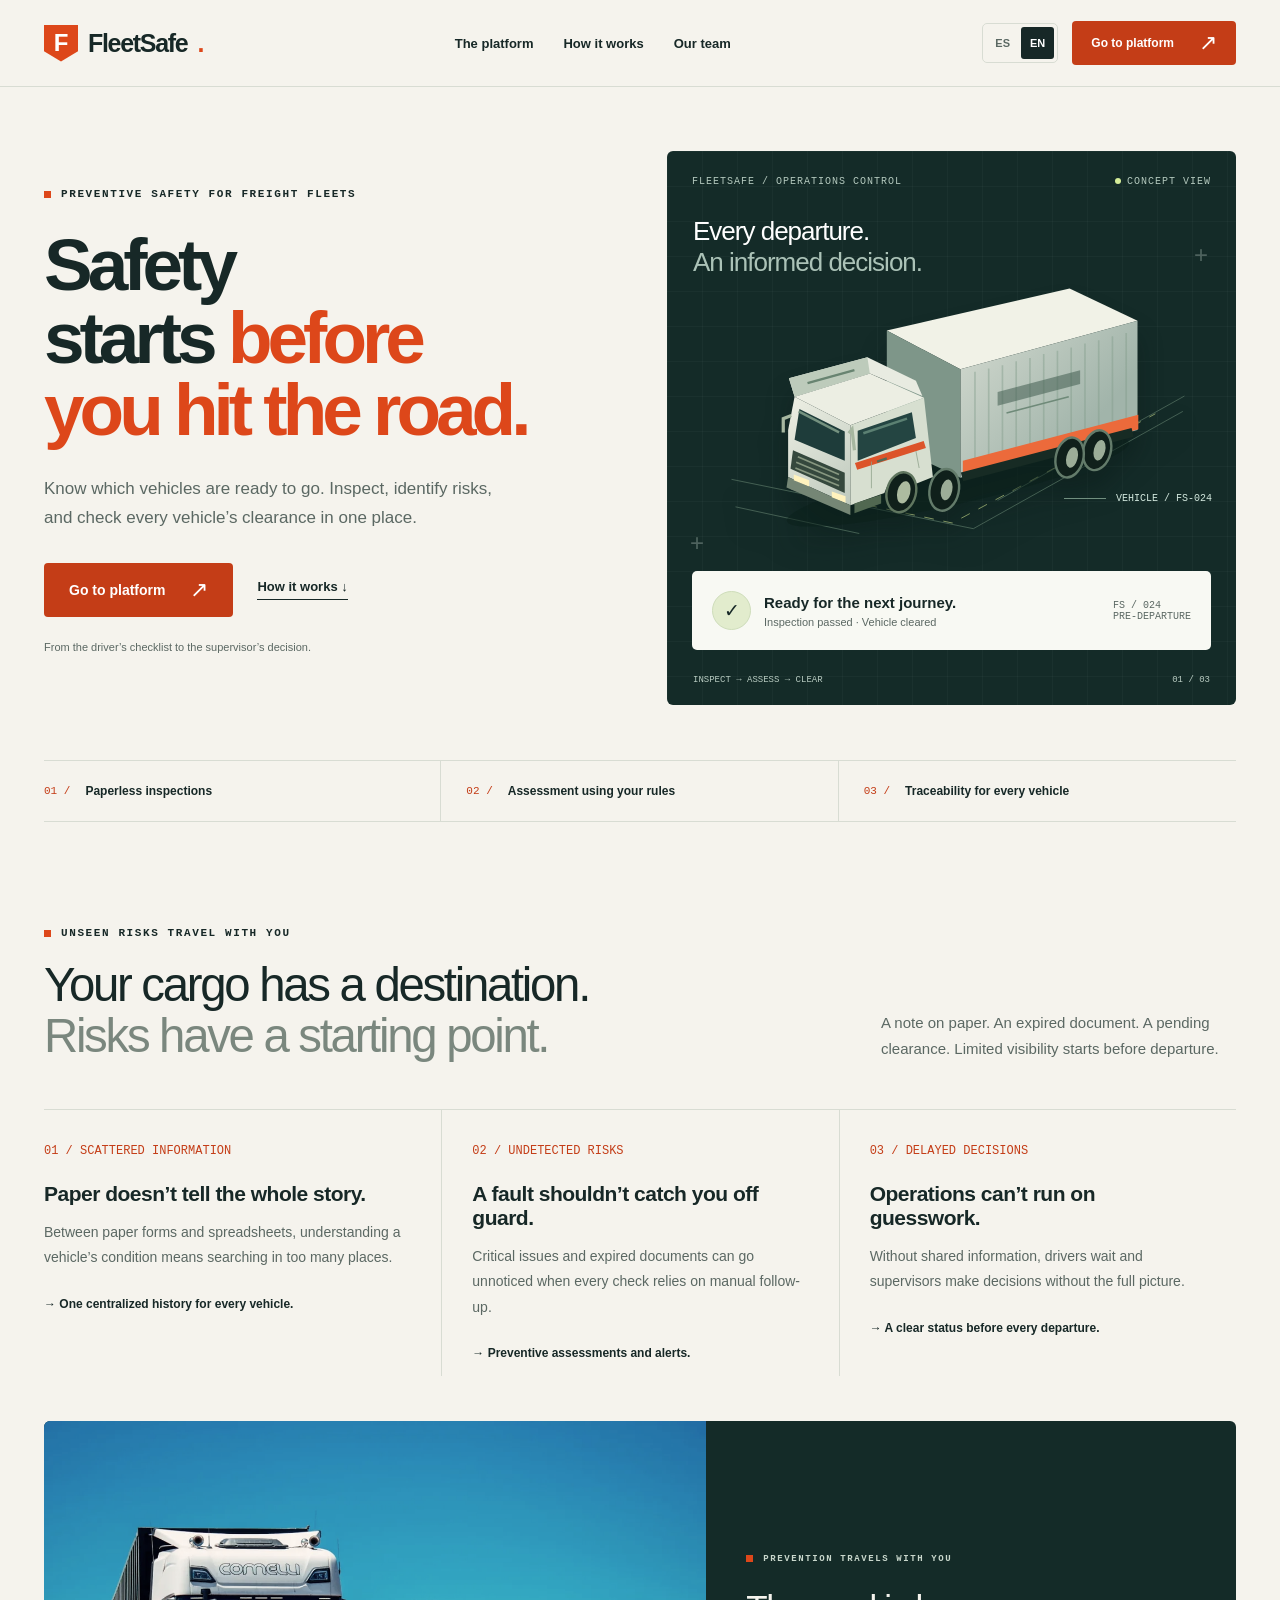
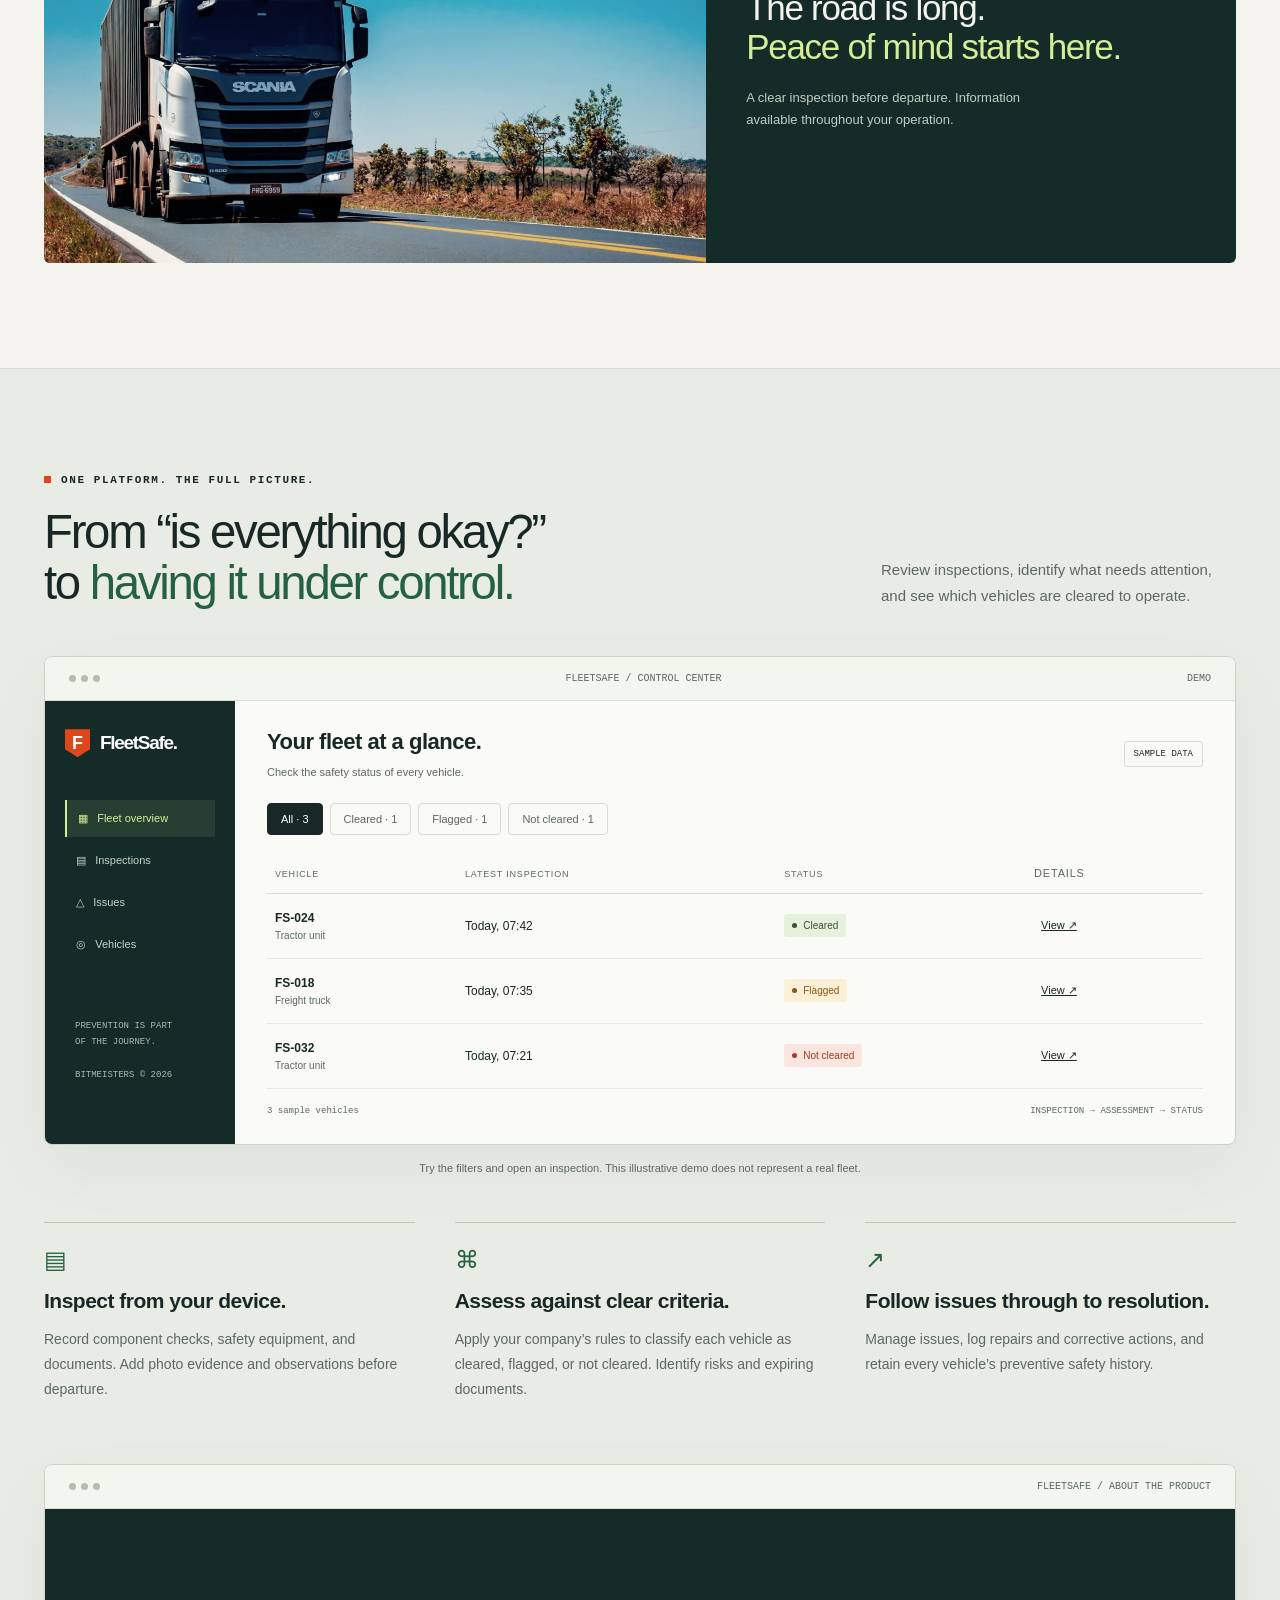
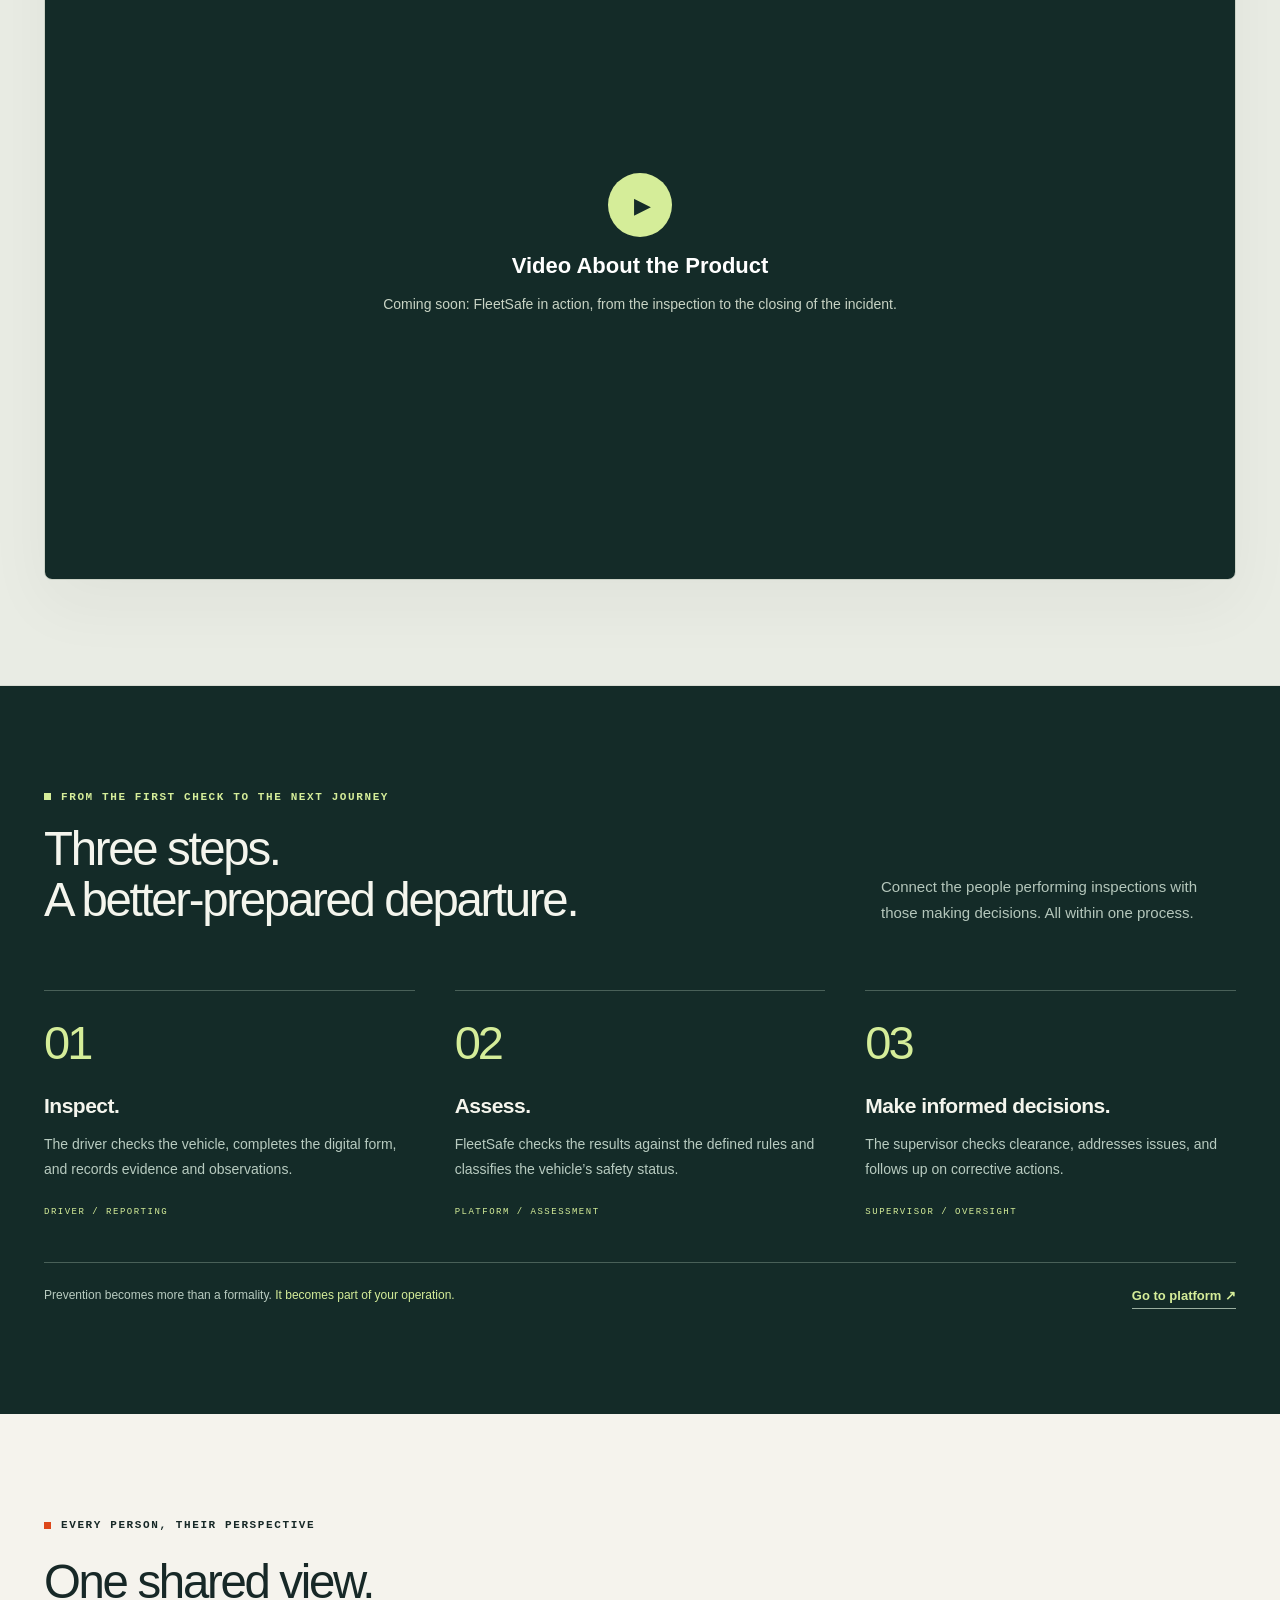
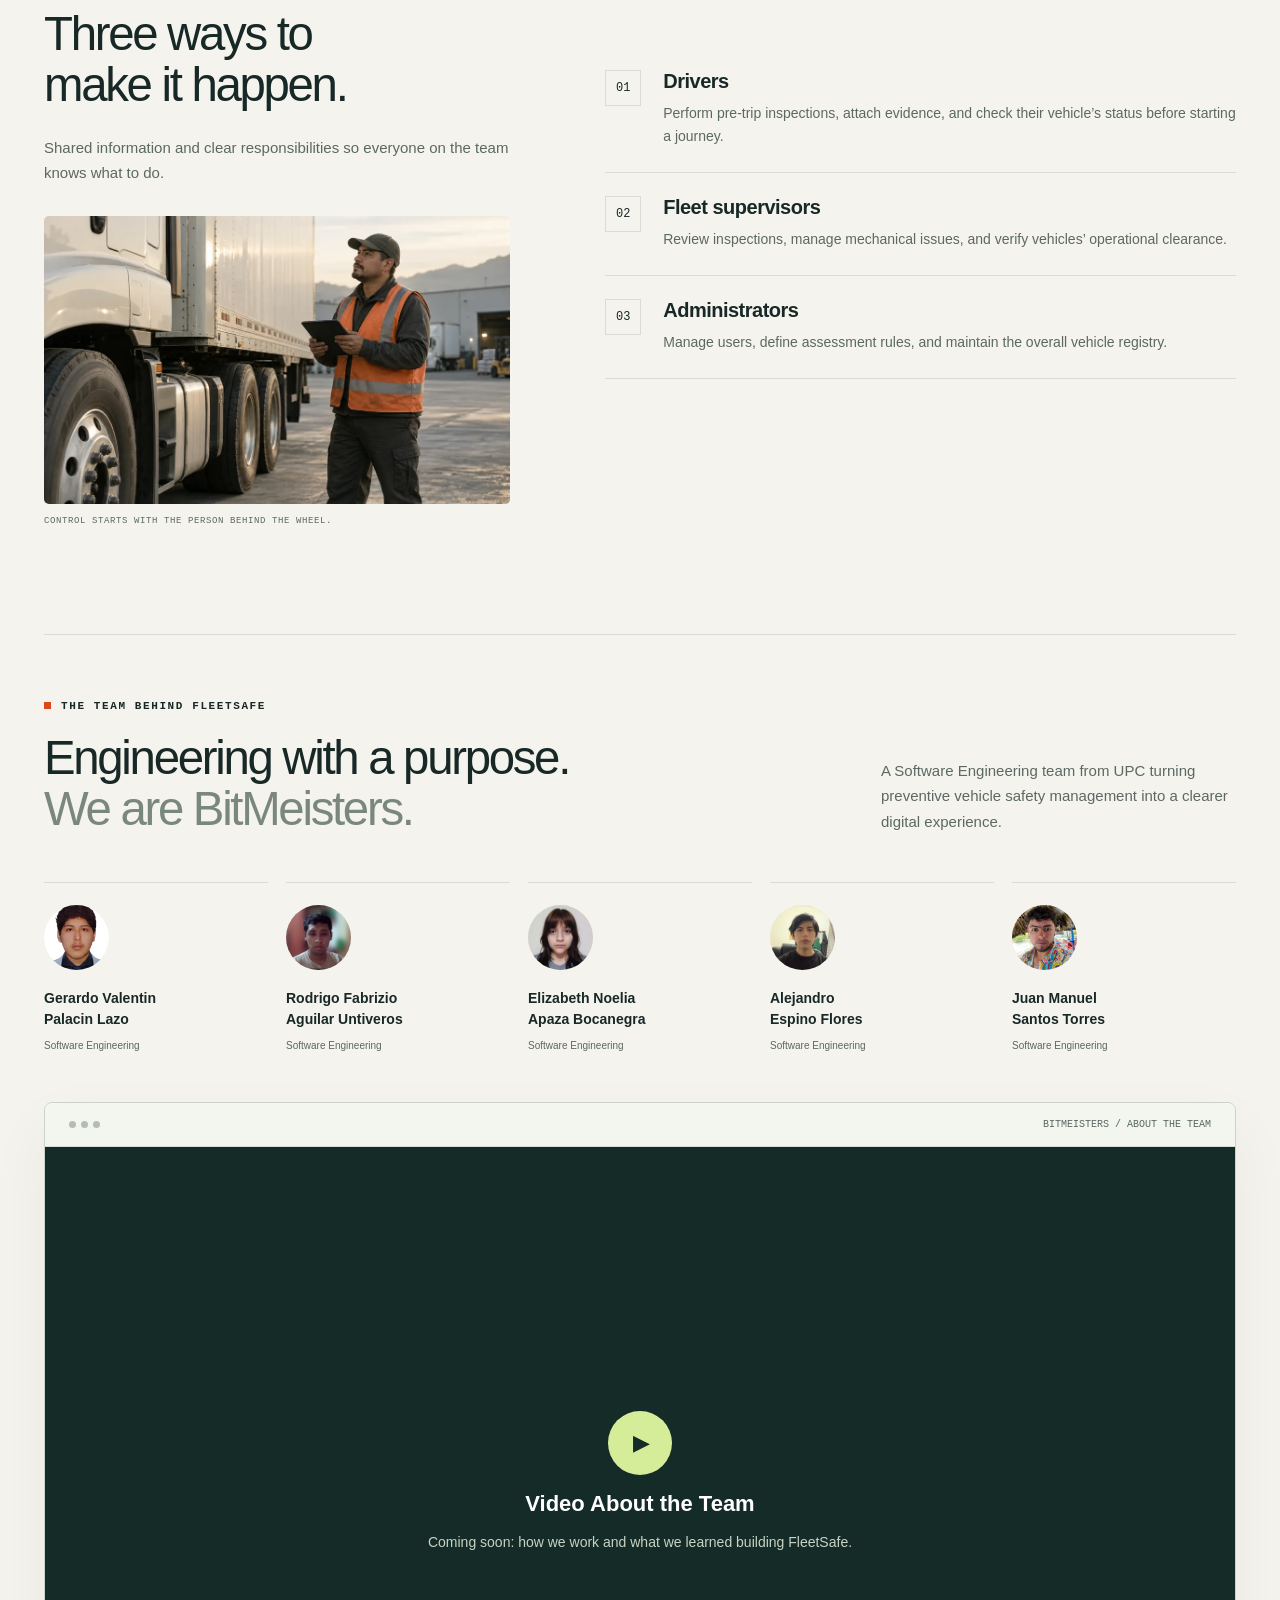
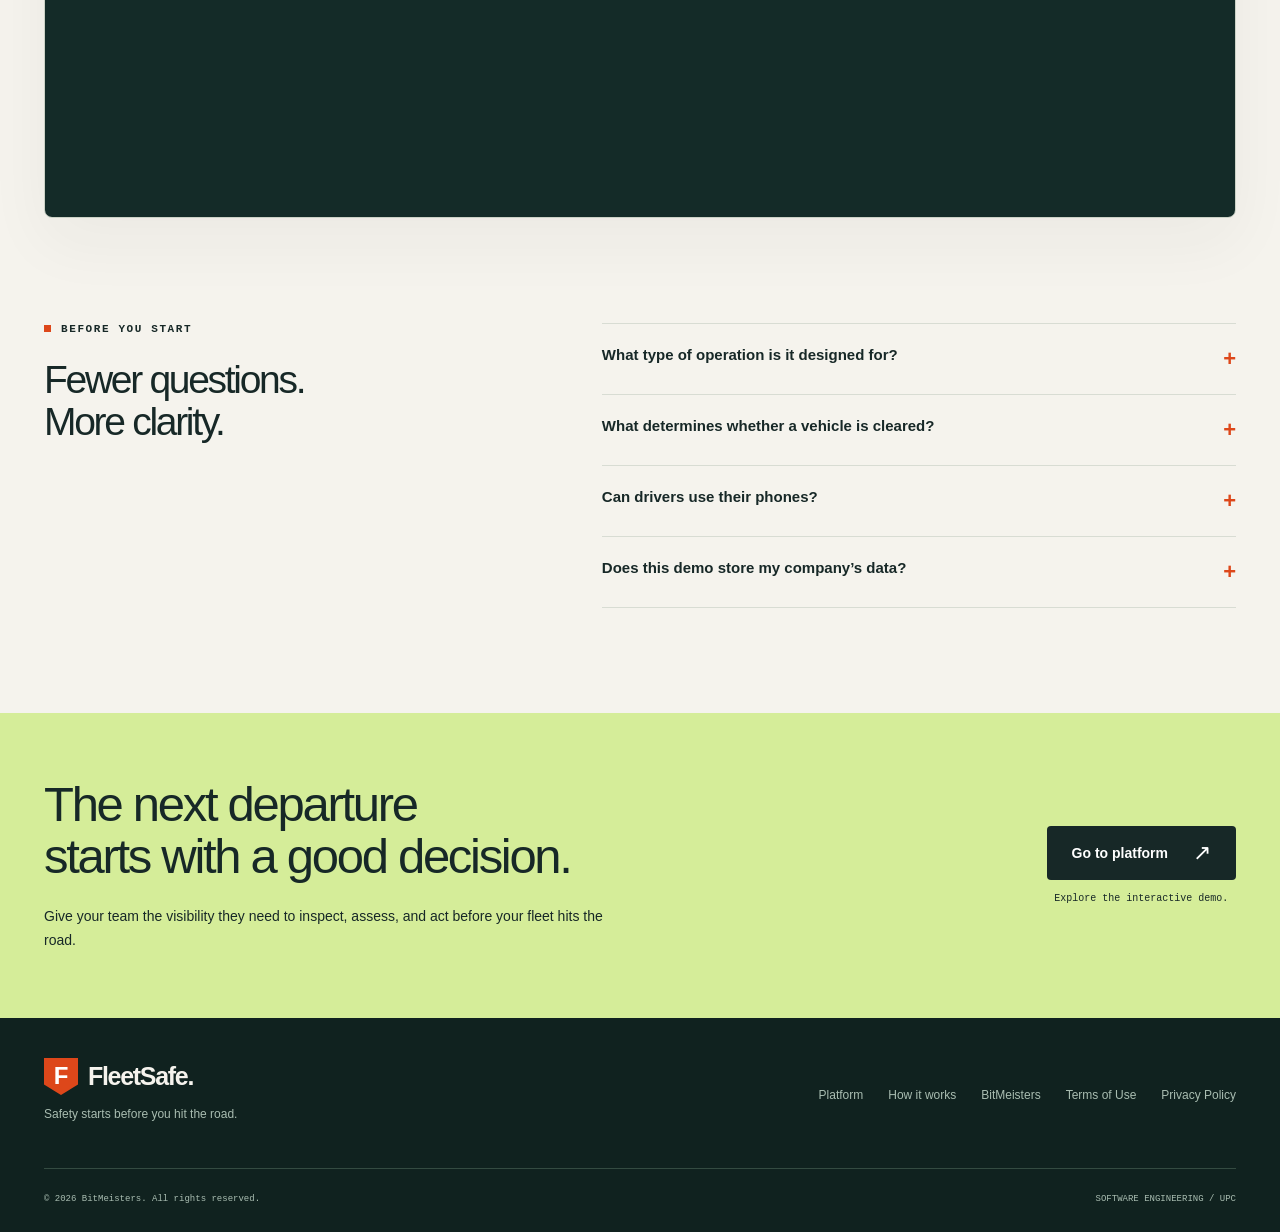
<file: index.html>
<!doctype html>
<html lang="en-US">
  <head>
    <meta charset="utf-8" />
    <meta name="viewport" content="width=device-width,initial-scale=1" />
    <meta name="theme-color" content="#f5f3ed" />
    <meta
      name="description"
      content="FleetSafe centralizes inspections, assesses risks, and lets you check your freight fleet’s clearance before every departure."
      data-i18n-content="meta.fleetsafe-centralizes-inspections-assesses-risks-and"
    />
    <meta
      property="og:title"
      content="FleetSafe — Safety starts before you hit the road."
      data-i18n-content="meta.fleetsafe-safety-starts-before-you-hit"
    />
    <meta
      property="og:description"
      content="Digital inspections, rule-based assessments, and issue tracking for your freight fleet."
      data-i18n-content="meta.digital-inspections-rule-based-assessments-and"
    />
    <meta property="og:type" content="website" />
    <title data-i18n="meta.fleetsafe-take-control-before-you-hit">
      FleetSafe | Take control before you hit the road.
    </title>
    <link rel="icon" type="image/svg+xml" href="./assets/images/favicon.svg" />
    <link rel="stylesheet" href="./assets/css/styles.css" />
  </head>
  <body>
    <a class="skip" href="#main" data-i18n="page.skip-to-content"
      >Skip to content</a
    >
    <header class="nav">
      <div class="wrap nav-inner">
        <a
          class="logo"
          href="#"
          aria-label="FleetSafe, home"
          data-i18n-aria-label="header.fleetsafe-home"
          ><span class="logo-mark" aria-hidden="true">F</span>FleetSafe<span
            style="color: var(--orange)"
            >.</span
          ></a
        >
        <nav
          class="nav-links"
          id="navigation"
          aria-label="Main navigation"
          data-i18n-aria-label="navigation.main-navigation"
        >
          <a href="#features" data-i18n="navigation.the-platform"
            >The platform</a
          ><a href="#how-it-works" data-i18n="navigation.how-it-works"
            >How it works</a
          ><a href="#team" data-i18n="navigation.our-team">Our team</a>
        </nav>
        <div class="nav-actions">
          <div
            class="language-switch"
            role="group"
            aria-label="Select language"
            data-i18n-aria-label="header.select-language"
          >
            <button
              type="button"
              data-language="es-419"
              lang="es-419"
              aria-label="Español"
              aria-pressed="false"
            >
              ES</button
            ><button
              type="button"
              data-language="en-US"
              lang="en-US"
              aria-label="English"
              aria-pressed="true"
            >
              EN
            </button>
          </div>
          <a class="btn small" data-app-link="" href="#demo"
            ><span class="i18n" data-i18n="header.explore-demo"
              >Explore demo</span
            >
            <span class="arrow" aria-hidden="true">↗</span></a
          >
        </div>
        <button
          class="menu"
          type="button"
          aria-expanded="false"
          aria-controls="navigation"
          aria-label="Open menu"
          data-i18n="header.menu"
          data-i18n-aria-label="header.open-menu"
        >
          Menu
        </button>
      </div>
    </header>
    <p
      id="language-announcement"
      class="language-announcement"
      role="status"
      aria-live="polite"
    ></p>
    <main id="main">
      <section class="hero">
        <div class="wrap">
          <div class="hero-grid">
            <div class="reveal">
              <div
                class="eyebrow"
                data-i18n="main.preventive-safety-for-freight-fleets"
              >
                Preventive safety for freight fleets
              </div>
              <h1>
                <span class="i18n" data-i18n="main.safety">Safety</span
                ><br /><span class="i18n" data-i18n="main.starts">starts</span>
                <em
                  ><span class="i18n" data-i18n="main.before">before</span
                  ><br /><span class="i18n" data-i18n="main.you-hit-the-road"
                    >you hit the road.</span
                  ></em
                >
              </h1>
              <p class="lead" data-i18n="main.know-which-vehicles-are-ready-to">
                Know which vehicles are ready to go. Inspect, identify risks,
                and check every vehicle’s clearance in one place.
              </p>
              <div class="hero-actions">
                <a class="btn" data-app-link="" href="#demo"
                  ><span class="i18n" data-i18n="main.explore-the-platform"
                    >Explore the platform</span
                  >
                  <span class="arrow" aria-hidden="true">↗</span></a
                ><a
                  class="text-link"
                  href="#how-it-works"
                  data-i18n="main.how-it-works"
                  >How it works ↓</a
                >
              </div>
              <p class="micro" data-i18n="main.from-the-driver-s-checklist-to">
                From the driver’s checklist to the supervisor’s decision.
              </p>
            </div>
            <div
              class="hero-art reveal"
              role="img"
              aria-label="Illustration of a freight truck with an approved inspection. FleetSafe concept view."
              data-i18n-aria-label="main.illustration-of-a-freight-truck-with"
            >
              <div class="art-grid"></div>
              <div class="art-top">
                <span data-i18n="main.fleetsafe-operations-control"
                  >FLEETSAFE / OPERATIONS CONTROL</span
                ><span
                  ><i class="live-dot"></i
                  ><span class="i18n" data-i18n="main.concept-view"
                    >CONCEPT VIEW</span
                  ></span
                >
              </div>
              <div class="art-title">
                <span class="i18n" data-i18n="main.every-departure"
                  >Every departure.</span
                ><br /><span data-i18n="main.an-informed-decision"
                  >An informed decision.</span
                >
              </div>
              <span class="cross one">+</span><span class="cross two">+</span>
              <svg
                class="truck"
                viewBox="0 0 640 340"
                fill="none"
                aria-hidden="true"
              >
                <defs>
                  <linearGradient
                    id="trailer"
                    x1="200"
                    y1="40"
                    x2="450"
                    y2="250"
                    gradientUnits="userSpaceOnUse"
                  >
                    <stop stop-color="#f2f1e7"></stop>
                    <stop offset="1" stop-color="#a1b4aa"></stop>
                  </linearGradient>
                  <linearGradient
                    id="cab"
                    x1="120"
                    y1="110"
                    x2="260"
                    y2="280"
                    gradientUnits="userSpaceOnUse"
                  >
                    <stop stop-color="#faf9ee"></stop>
                    <stop offset="1" stop-color="#b5c2b6"></stop>
                  </linearGradient>
                </defs>
                <path
                  d="M48 265L347 326L606 181M53 299L206 332M377 291L608 162"
                  stroke="#506c5d"
                  stroke-width="1"
                ></path>
                <path
                  d="M122 277L321 319L572 184"
                  stroke="#9daf72"
                  stroke-dasharray="12 12"
                ></path>
                <ellipse
                  cx="328"
                  cy="268"
                  rx="217"
                  ry="27"
                  fill="#0a201b"
                  opacity=".5"
                  transform="rotate(-13 328 268)"
                ></ellipse>
                <path d="M240 81L466 29L550 69L331 129Z" fill="#f1f2e7"></path>
                <path
                  d="M331 129L550 69V204L331 263Z"
                  fill="url(#trailer)"
                ></path>
                <path d="M240 81L331 129V263L240 220Z" fill="#7e9689"></path>
                <path
                  d="M349 132L349 247M366 128V243M383 124V238M400 119V234M417 115V229M434 110V225M451 106V220M468 102V216M485 97V211M502 93V207M519 88V202M536 84V198"
                  stroke="#819b8b"
                  opacity=".45"
                  stroke-width="2"
                ></path>
                <path d="M334 242L551 185V203L334 261Z" fill="#ec6a3b"></path>
                <path
                  d="M377 157L479 130V147L377 174Z"
                  fill="#435e50"
                  opacity=".55"
                ></path>
                <path
                  d="M388 183L465 163"
                  stroke="#6f8a79"
                  stroke-width="2"
                ></path>
                <path
                  d="M333 262L544 207"
                  stroke="#172b24"
                  stroke-width="11"
                ></path>
                <g fill="#10201b" stroke="#637b6a" stroke-width="3">
                  <ellipse
                    cx="500"
                    cy="229"
                    rx="17"
                    ry="25"
                    transform="rotate(14 500 229)"
                  ></ellipse>
                  <ellipse
                    cx="466"
                    cy="238"
                    rx="17"
                    ry="25"
                    transform="rotate(14 466 238)"
                  ></ellipse>
                  <ellipse
                    cx="311"
                    cy="278"
                    rx="18"
                    ry="26"
                    transform="rotate(12 311 278)"
                  ></ellipse>
                </g>
                <g fill="#9cad98">
                  <ellipse
                    cx="503"
                    cy="229"
                    rx="7"
                    ry="13"
                    transform="rotate(14 503 229)"
                  ></ellipse>
                  <ellipse
                    cx="469"
                    cy="238"
                    rx="7"
                    ry="13"
                    transform="rotate(14 469 238)"
                  ></ellipse>
                  <ellipse
                    cx="314"
                    cy="278"
                    rx="7"
                    ry="13"
                    transform="rotate(12 314 278)"
                  ></ellipse>
                </g>
                <path
                  d="M126 163L219 134L286 164L195 198Z"
                  fill="#eceee3"
                ></path>
                <path
                  d="M126 163L195 198L195 297L118 262V204Z"
                  fill="url(#cab)"
                ></path>
                <path
                  d="M195 198L286 164L297 262L270 273Q251 243 237 282L195 297Z"
                  fill="#d7dfd0"
                ></path>
                <path d="M132 178L188 206V242L126 216Z" fill="#1e3c3a"></path>
                <path
                  d="M204 205L271 182L276 214L204 242Z"
                  fill="#244542"
                ></path>
                <path
                  d="M211 208L265 190"
                  stroke="#5b8072"
                  stroke-width="3"
                ></path>
                <path
                  d="M131 181L181 207"
                  stroke="#74917f"
                  stroke-width="3"
                ></path>
                <path d="M124 229L188 257V282L121 252Z" fill="#35483d"></path>
                <path
                  d="M130 237L181 259M128 244L181 266M127 251L181 273"
                  stroke="#879780"
                  stroke-width="2"
                ></path>
                <path
                  d="M202 249L287 222"
                  stroke="#dc542a"
                  stroke-width="9"
                ></path>
                <path d="M118 262L195 297V309L116 275Z" fill="#758675"></path>
                <path d="M200 295L233 284V295L200 307Z" fill="#516851"></path>
                <path
                  d="M125 259L144 266V274L125 266M172 280L189 286V294L172 287"
                  fill="#fff2bd"
                ></path>
                <path d="M221 243V276M276 230L280 251" stroke="#92a58f"></path>
                <path
                  d="M228 243L240 239"
                  stroke="#526c59"
                  stroke-width="3"
                ></path>
                <ellipse
                  cx="258"
                  cy="281"
                  rx="18"
                  ry="25"
                  fill="#10201b"
                  stroke="#60765f"
                  stroke-width="3"
                  transform="rotate(14 258 281)"
                ></ellipse>
                <ellipse
                  cx="261"
                  cy="281"
                  rx="8"
                  ry="14"
                  fill="#acbba0"
                  transform="rotate(14 261 281)"
                ></ellipse>
                <path
                  d="M193 208L197 203L200 229M122 186L112 190V207"
                  stroke="#a6b7a0"
                  stroke-width="4"
                ></path>
                <path
                  d="M119 140L216 114L276 143L284 162L219 134L126 163Z"
                  fill="#e8ebe1"
                ></path>
                <path
                  d="M119 140L126 163L219 134L216 114Z"
                  fill="#bdcbbb"
                ></path>
                <path
                  d="M142 146L200 130"
                  stroke="#688471"
                  stroke-width="3"
                ></path>
              </svg>
              <div class="vehicle-tag" data-i18n="main.vehicle-fs-024">
                VEHICLE / FS-024
              </div>
              <div class="status-float">
                <span class="check-icon">✓</span>
                <div>
                  <strong data-i18n="main.ready-for-the-next-journey"
                    >Ready for the next journey.</strong
                  >
                  <p data-i18n="main.inspection-passed-vehicle-cleared">
                    Inspection passed · Vehicle cleared
                  </p>
                </div>
                <span class="code"
                  >FS / 024<br /><span
                    class="i18n"
                    data-i18n="main.pre-departure"
                    >PRE-DEPARTURE</span
                  ></span
                >
              </div>
              <div class="art-foot">
                <span data-i18n="main.inspect-assess-clear"
                  >INSPECT → ASSESS → CLEAR</span
                ><span>01 / 03</span>
              </div>
            </div>
          </div>
          <div class="hero-bottom">
            <div>
              <span>01 /</span>
              <span class="i18n" data-i18n="main.paperless-inspections"
                >Paperless inspections</span
              >
            </div>
            <div>
              <span>02 /</span>
              <span class="i18n" data-i18n="main.assessment-using-your-rules"
                >Assessment using your rules</span
              >
            </div>
            <div>
              <span>03 /</span>
              <span class="i18n" data-i18n="main.traceability-for-every-vehicle"
                >Traceability for every vehicle</span
              >
            </div>
          </div>
        </div>
      </section>
      <section class="section" id="problem">
        <div class="wrap">
          <div class="eyebrow" data-i18n="problem.unseen-risks-travel-with-you">
            Unseen risks travel with you
          </div>
          <div class="section-head">
            <h2>
              <span
                class="i18n"
                data-i18n="problem.your-cargo-has-a-destination"
                >Your cargo has a destination.</span
              ><br /><span
                class="muted"
                data-i18n="problem.risks-have-a-starting-point"
                >Risks have a starting point.</span
              >
            </h2>
            <p data-i18n="problem.a-note-on-paper-an-expired">
              A note on paper. An expired document. A pending clearance. Limited
              visibility starts before departure.
            </p>
          </div>
          <div class="problems">
            <article class="problem">
              <span class="number" data-i18n="problem.01-scattered-information"
                >01 / SCATTERED INFORMATION</span
              >
              <h3 data-i18n="problem.paper-doesn-t-tell-the-whole">
                Paper doesn’t tell the whole story.
              </h3>
              <p
                data-i18n="problem.between-paper-forms-and-spreadsheets-understanding"
              >
                Between paper forms and spreadsheets, understanding a vehicle’s
                condition means searching in too many places.
              </p>
              <p
                class="outcome"
                data-i18n="problem.one-centralized-history-for-every-vehicle"
              >
                → One centralized history for every vehicle.
              </p>
            </article>
            <article class="problem">
              <span class="number" data-i18n="problem.02-undetected-risks"
                >02 / UNDETECTED RISKS</span
              >
              <h3 data-i18n="problem.a-fault-shouldn-t-catch-you">
                A fault shouldn’t catch you off guard.
              </h3>
              <p data-i18n="problem.critical-issues-and-expired-documents-can">
                Critical issues and expired documents can go unnoticed when
                every check relies on manual follow-up.
              </p>
              <p
                class="outcome"
                data-i18n="problem.preventive-assessments-and-alerts"
              >
                → Preventive assessments and alerts.
              </p>
            </article>
            <article class="problem">
              <span class="number" data-i18n="problem.03-delayed-decisions"
                >03 / DELAYED DECISIONS</span
              >
              <h3 data-i18n="problem.operations-can-t-run-on-guesswork">
                Operations can’t run on guesswork.
              </h3>
              <p
                data-i18n="problem.without-shared-information-drivers-wait-and"
              >
                Without shared information, drivers wait and supervisors make
                decisions without the full picture.
              </p>
              <p
                class="outcome"
                data-i18n="problem.a-clear-status-before-every-departure"
              >
                → A clear status before every departure.
              </p>
            </article>
          </div>
          <figure class="road-story">
            <img
              class="road-photo"
              src="./assets/images/photos/truck-on-road.webp"
              width="1200"
              height="800"
              alt="Freight truck traveling along a road"
              loading="lazy"
              decoding="async"
              data-i18n-alt="problem.freight-truck-traveling-along-a-road"
            />
            <figcaption>
              <div
                class="eyebrow"
                data-i18n="problem.prevention-travels-with-you"
              >
                Prevention travels with you
              </div>
              <h3>
                <span class="i18n" data-i18n="problem.the-road-is-long"
                  >The road is long.</span
                ><br /><span data-i18n="problem.peace-of-mind-starts-here"
                  >Peace of mind starts here.</span
                >
              </h3>
              <p
                data-i18n="problem.a-clear-inspection-before-departure-information"
              >
                A clear inspection before departure. Information available
                throughout your operation.
              </p>
            </figcaption>
          </figure>
        </div>
      </section>
      <section class="section product-section" id="features">
        <div class="wrap">
          <div
            class="eyebrow"
            data-i18n="features.one-platform-the-full-picture"
          >
            One platform. The full picture.
          </div>
          <div class="section-head">
            <h2>
              <span class="i18n" data-i18n="features.from-is-everything-okay"
                >From “is everything okay?”</span
              ><br /><span class="i18n" data-i18n="features.to">to</span>
              <span
                style="color: var(--green)"
                data-i18n="features.having-it-under-control"
                >having it under control.</span
              >
            </h2>
            <p
              data-i18n="features.review-inspections-identify-what-needs-attention"
            >
              Review inspections, identify what needs attention, and see which
              vehicles are cleared to operate.
            </p>
          </div>
          <div class="demo-shell" id="demo">
            <div class="demo-bar">
              <div class="window-dots" aria-hidden="true">
                <i></i><i></i><i></i>
              </div>
              <span class="demo-label" data-i18n="demo.fleetsafe-control-center"
                >FLEETSAFE / CONTROL CENTER</span
              ><span class="demo-label">DEMO</span>
            </div>
            <div class="demo-body">
              <aside
                class="demo-sidebar"
                aria-label="Concept view of the product menu"
                data-i18n-aria-label="demo.concept-view-of-the-product-menu"
              >
                <span class="logo"
                  ><span class="logo-mark">F</span>FleetSafe.</span
                >
                <div class="side-item selected" data-i18n="demo.fleet-overview">
                  ▦ &nbsp; Fleet overview
                </div>
                <div class="side-item" data-i18n="demo.inspections">
                  ▤ &nbsp; Inspections
                </div>
                <div class="side-item" data-i18n="demo.issues">
                  △ &nbsp; Issues
                </div>
                <div class="side-item" data-i18n="demo.vehicles">
                  ◎ &nbsp; Vehicles
                </div>
                <div class="side-note">
                  <span class="i18n" data-i18n="demo.prevention-is-part"
                    >PREVENTION IS PART</span
                  ><br /><span class="i18n" data-i18n="demo.of-the-journey"
                    >OF THE JOURNEY.</span
                  ><br /><br />BITMEISTERS © 2026
                </div>
              </aside>
              <div class="demo-main">
                <div class="demo-main-head">
                  <div>
                    <h3 data-i18n="demo.your-fleet-at-a-glance">
                      Your fleet at a glance.
                    </h3>
                    <p data-i18n="demo.check-the-safety-status-of-every">
                      Check the safety status of every vehicle.
                    </p>
                  </div>
                  <span class="sample-pill" data-i18n="demo.sample-data"
                    >SAMPLE DATA</span
                  >
                </div>
                <div
                  class="filters"
                  role="group"
                  aria-label="Filter vehicles by status"
                  data-i18n-aria-label="demo.filter-vehicles-by-status"
                >
                  <button
                    class="filter"
                    data-filter="all"
                    aria-pressed="true"
                    data-i18n="demo.all-3"
                  >
                    All · 3</button
                  ><button
                    class="filter"
                    data-filter="ok"
                    aria-pressed="false"
                    data-i18n="demo.cleared-1"
                  >
                    Cleared · 1</button
                  ><button
                    class="filter"
                    data-filter="warn"
                    aria-pressed="false"
                    data-i18n="demo.flagged-1"
                  >
                    Flagged · 1</button
                  ><button
                    class="filter"
                    data-filter="stop"
                    aria-pressed="false"
                    data-i18n="demo.not-cleared-1"
                  >
                    Not cleared · 1
                  </button>
                </div>
                <div
                  class="table-scroll"
                  tabindex="0"
                  role="region"
                  aria-label="Sample vehicles"
                  data-i18n-aria-label="demo.sample-vehicles"
                >
                  <table>
                    <thead>
                      <tr>
                        <th scope="col" data-i18n="demo.vehicle">Vehicle</th>
                        <th scope="col" data-i18n="demo.latest-inspection">
                          Latest inspection
                        </th>
                        <th scope="col" data-i18n="demo.status">Status</th>
                        <th scope="col">
                          <span class="micro" data-i18n="demo.details"
                            >Details</span
                          >
                        </th>
                      </tr>
                    </thead>
                    <tbody>
                      <tr data-status="ok">
                        <td class="plate">
                          FS-024<span
                            class="unit-name"
                            data-i18n="demo.tractor-unit"
                            >Tractor unit</span
                          >
                        </td>
                        <td data-i18n="demo.today-07-42">Today, 07:42</td>
                        <td>
                          <span class="badge" data-i18n="demo.cleared"
                            >Cleared</span
                          >
                        </td>
                        <td>
                          <button
                            class="row-button"
                            data-detail="ok"
                            aria-label="View inspection for FS-024"
                            data-i18n="demo.view"
                            data-i18n-aria-label="demo.view-inspection-for-fs-024"
                          >
                            View ↗
                          </button>
                        </td>
                      </tr>
                      <tr data-status="warn">
                        <td class="plate">
                          FS-018<span
                            class="unit-name"
                            data-i18n="demo.freight-truck"
                            >Freight truck</span
                          >
                        </td>
                        <td data-i18n="demo.today-07-35">Today, 07:35</td>
                        <td>
                          <span class="badge warn" data-i18n="demo.flagged"
                            >Flagged</span
                          >
                        </td>
                        <td>
                          <button
                            class="row-button"
                            data-detail="warn"
                            aria-label="View inspection for FS-018"
                            data-i18n="demo.view"
                            data-i18n-aria-label="demo.view-inspection-for-fs-018"
                          >
                            View ↗
                          </button>
                        </td>
                      </tr>
                      <tr data-status="stop">
                        <td class="plate">
                          FS-032<span
                            class="unit-name"
                            data-i18n="demo.tractor-unit"
                            >Tractor unit</span
                          >
                        </td>
                        <td data-i18n="demo.today-07-21">Today, 07:21</td>
                        <td>
                          <span class="badge stop" data-i18n="demo.not-cleared"
                            >Not cleared</span
                          >
                        </td>
                        <td>
                          <button
                            class="row-button"
                            data-detail="stop"
                            aria-label="View inspection for FS-032"
                            data-i18n="demo.view"
                            data-i18n-aria-label="demo.view-inspection-for-fs-032"
                          >
                            View ↗
                          </button>
                        </td>
                      </tr>
                    </tbody>
                  </table>
                </div>
                <div class="demo-foot">
                  <span
                    id="result-count"
                    role="status"
                    data-i18n="result-count.3-sample-vehicles"
                    >3 sample vehicles</span
                  ><span data-i18n="demo.inspection-assessment-status"
                    >INSPECTION → ASSESSMENT → STATUS</span
                  >
                </div>
              </div>
            </div>
          </div>
          <p class="demo-note" data-i18n="features.try-the-filters-and-open-an">
            Try the filters and open an inspection. This illustrative demo does
            not represent a real fleet.
          </p>
          <div class="features-grid">
            <article class="feature-copy">
              <span class="feature-symbol" aria-hidden="true">▤</span>
              <h3 data-i18n="features.inspect-from-your-device">
                Inspect from your device.
              </h3>
              <p
                data-i18n="features.record-component-checks-safety-equipment-and"
              >
                Record component checks, safety equipment, and documents. Add
                photo evidence and observations before departure.
              </p>
            </article>
            <article class="feature-copy">
              <span class="feature-symbol" aria-hidden="true">⌘</span>
              <h3 data-i18n="features.assess-against-clear-criteria">
                Assess against clear criteria.
              </h3>
              <p data-i18n="features.apply-your-company-s-rules-to">
                Apply your company’s rules to classify each vehicle as cleared,
                flagged, or not cleared. Identify risks and expiring documents.
              </p>
            </article>
            <article class="feature-copy">
              <span class="feature-symbol" aria-hidden="true">↗</span>
              <h3 data-i18n="features.follow-issues-through-to-resolution">
                Follow issues through to resolution.
              </h3>
              <p data-i18n="features.manage-issues-log-repairs-and-corrective">
                Manage issues, log repairs and corrective actions, and retain
                every vehicle’s preventive safety history.
              </p>
            </article>
          </div>
          <figure class="video-shell">
            <div class="demo-bar">
              <div class="window-dots" aria-hidden="true">
                <i></i><i></i><i></i>
              </div>
              <span class="demo-label">FLEETSAFE / ABOUT THE PRODUCT</span>
            </div>
            <div class="video-frame" data-video="product">
              <div class="video-placeholder">
                <span class="video-play" aria-hidden="true">▶</span>
                <strong>Video About the Product</strong>
                <span data-i18n="features.coming-soon-fleetsafe-in-action-from"
                  >Coming soon: FleetSafe in action, from the inspection to the
                  closing of the incident.</span
                >
              </div>
            </div>
          </figure>
        </div>
      </section>
      <section class="section process" id="how-it-works">
        <div class="wrap">
          <div
            class="eyebrow"
            data-i18n="how-it-works.from-the-first-check-to-the"
          >
            From the first check to the next journey
          </div>
          <div class="section-head">
            <h2>
              <span class="i18n" data-i18n="how-it-works.three-steps"
                >Three steps.</span
              ><br /><span
                class="i18n"
                data-i18n="how-it-works.a-better-prepared-departure"
                >A better-prepared departure.</span
              >
            </h2>
            <p
              data-i18n="how-it-works.connect-the-people-performing-inspections-with"
            >
              Connect the people performing inspections with those making
              decisions. All within one process.
            </p>
          </div>
          <div class="steps">
            <article class="step">
              <span class="step-no">01</span>
              <h3 data-i18n="how-it-works.inspect">Inspect.</h3>
              <p
                data-i18n="how-it-works.the-driver-checks-the-vehicle-completes"
              >
                The driver checks the vehicle, completes the digital form, and
                records evidence and observations.
              </p>
              <span class="role" data-i18n="how-it-works.driver-reporting"
                >Driver / Reporting</span
              >
            </article>
            <article class="step">
              <span class="step-no">02</span>
              <h3 data-i18n="how-it-works.assess">Assess.</h3>
              <p
                data-i18n="how-it-works.fleetsafe-checks-the-results-against-the"
              >
                FleetSafe checks the results against the defined rules and
                classifies the vehicle’s safety status.
              </p>
              <span class="role" data-i18n="how-it-works.platform-assessment"
                >Platform / Assessment</span
              >
            </article>
            <article class="step">
              <span class="step-no">03</span>
              <h3 data-i18n="how-it-works.make-informed-decisions">
                Make informed decisions.
              </h3>
              <p
                data-i18n="how-it-works.the-supervisor-checks-clearance-addresses-issues"
              >
                The supervisor checks clearance, addresses issues, and follows
                up on corrective actions.
              </p>
              <span class="role" data-i18n="how-it-works.supervisor-oversight"
                >Supervisor / Oversight</span
              >
            </article>
          </div>
          <div class="process-bottom">
            <span
              ><span
                class="i18n"
                data-i18n="how-it-works.prevention-becomes-more-than-a-formality"
                >Prevention becomes more than a formality.</span
              >
              <strong data-i18n="how-it-works.it-becomes-part-of-your-operation"
                >It becomes part of your operation.</strong
              ></span
            ><a
              data-app-link=""
              href="#demo"
              class="text-link"
              style="border-color: #9aae9f; color: #d5ed99"
              ><span class="i18n" data-i18n="how-it-works.explore-an-example"
                >Explore an example</span
              >
              <span aria-hidden="true">↗</span></a
            >
          </div>
        </div>
      </section>
      <section class="section">
        <div class="wrap roles">
          <div>
            <div
              class="eyebrow"
              data-i18n="main.every-person-their-perspective"
            >
              Every person, their perspective
            </div>
            <h2>
              <span class="i18n" data-i18n="main.one-shared-view"
                >One shared view.</span
              ><br /><span class="i18n" data-i18n="main.three-ways-to"
                >Three ways to</span
              ><br /><span class="i18n" data-i18n="main.make-it-happen"
                >make it happen.</span
              >
            </h2>
            <p
              data-i18n="main.shared-information-and-clear-responsibilities-so"
            >
              Shared information and clear responsibilities so everyone on the
              team knows what to do.
            </p>
            <figure class="people-photo">
              <img
                src="./assets/images/photos/driver-inspection.webp"
                width="1000"
                height="667"
                alt="Driver using a digital device beside a truck during a pre-trip inspection"
                loading="lazy"
                decoding="async"
                data-i18n-alt="main.driver-using-a-digital-device-beside"
              />
              <figcaption>
                <span
                  class="i18n"
                  data-i18n="main.control-starts-with-the-person-behind"
                  >CONTROL STARTS WITH THE PERSON BEHIND THE WHEEL.</span
                ><br />
              </figcaption>
            </figure>
          </div>
          <div>
            <article class="role-row">
              <span class="role-icon">01</span>
              <div>
                <h3 data-i18n="main.drivers">Drivers</h3>
                <p
                  data-i18n="main.perform-pre-trip-inspections-attach-evidence"
                >
                  Perform pre-trip inspections, attach evidence, and check their
                  vehicle’s status before starting a journey.
                </p>
              </div>
            </article>
            <article class="role-row">
              <span class="role-icon">02</span>
              <div>
                <h3 data-i18n="main.fleet-supervisors">Fleet supervisors</h3>
                <p
                  data-i18n="main.review-inspections-manage-mechanical-issues-and"
                >
                  Review inspections, manage mechanical issues, and verify
                  vehicles’ operational clearance.
                </p>
              </div>
            </article>
            <article class="role-row">
              <span class="role-icon">03</span>
              <div>
                <h3 data-i18n="main.administrators">Administrators</h3>
                <p data-i18n="main.manage-users-define-assessment-rules-and">
                  Manage users, define assessment rules, and maintain the
                  overall vehicle registry.
                </p>
              </div>
            </article>
          </div>
        </div>
      </section>
      <section class="section team-section" id="team">
        <div class="wrap">
          <div class="team-head">
            <div class="eyebrow" data-i18n="team.the-team-behind-fleetsafe">
              The team behind FleetSafe
            </div>
            <div class="section-head">
              <h2>
                <span class="i18n" data-i18n="team.engineering-with-a-purpose"
                  >Engineering with a purpose.</span
                ><br /><span class="muted" data-i18n="team.we-are-bitmeisters"
                  >We are BitMeisters.</span
                >
              </h2>
              <p data-i18n="team.a-software-engineering-team-from-upc">
                A Software Engineering team from UPC turning preventive vehicle
                safety management into a clearer digital experience.
              </p>
            </div>
          </div>
          <div class="team-grid">
            <article class="person">
              <div class="avatar">
                <span aria-hidden="true">GP</span
                ><img
                  src="./assets/images/team/gerardo-palacin.jpg"
                  alt="Gerardo Valentin Palacin Lazo"
                  loading="lazy"
                />
              </div>
              <h3>Gerardo Valentin<br />Palacin Lazo</h3>
              <p data-i18n="team.software-engineering">Software Engineering</p>
            </article>
            <article class="person">
              <div class="avatar">
                <span aria-hidden="true">RA</span
                ><img
                  src="./assets/images/team/rodrigo-aguilar.jpeg"
                  alt="Rodrigo Fabrizio Aguilar Untiveros"
                  loading="lazy"
                />
              </div>
              <h3>Rodrigo Fabrizio<br />Aguilar Untiveros</h3>
              <p data-i18n="team.software-engineering">Software Engineering</p>
            </article>
            <article class="person">
              <div class="avatar">
                <span aria-hidden="true">EA</span
                ><img
                  src="./assets/images/team/elizabeth-apaza.jpg"
                  alt="Elizabeth Noelia Apaza Bocanegra"
                  loading="lazy"
                />
              </div>
              <h3>Elizabeth Noelia<br />Apaza Bocanegra</h3>
              <p data-i18n="team.software-engineering">Software Engineering</p>
            </article>
            <article class="person">
              <div class="avatar">
                <span aria-hidden="true">AE</span
                ><img
                  src="./assets/images/team/alejandro-espino.png"
                  alt="Alejandro Espino Flores"
                  loading="lazy"
                />
              </div>
              <h3>Alejandro<br />Espino Flores</h3>
              <p data-i18n="team.software-engineering">Software Engineering</p>
            </article>
            <article class="person">
              <div class="avatar">
                <span aria-hidden="true">JS</span
                ><img
                  src="./assets/images/team/juan-manuel-santos.png"
                  alt="Juan Manuel Santos Torres"
                  loading="lazy"
                />
              </div>
              <h3>Juan Manuel<br />Santos Torres</h3>
              <p data-i18n="team.software-engineering">Software Engineering</p>
            </article>
          </div>
          <figure class="video-shell">
            <div class="demo-bar">
              <div class="window-dots" aria-hidden="true">
                <i></i><i></i><i></i>
              </div>
              <span class="demo-label">BITMEISTERS / ABOUT THE TEAM</span>
            </div>
            <div class="video-frame" data-video="team">
              <div class="video-placeholder">
                <span class="video-play" aria-hidden="true">▶</span>
                <strong>Video About the Team</strong>
                <span data-i18n="team.coming-soon-how-we-work-and"
                  >Coming soon: how we work and what we learned building
                  FleetSafe.</span
                >
              </div>
            </div>
          </figure>
        </div>
      </section>
      <section class="section faq-section">
        <div class="wrap faq-grid">
          <div>
            <div class="eyebrow" data-i18n="main.before-you-start">
              Before you start
            </div>
            <h2>
              <span class="i18n" data-i18n="main.fewer-questions"
                >Fewer questions.</span
              ><br /><span class="i18n" data-i18n="main.more-clarity"
                >More clarity.</span
              >
            </h2>
          </div>
          <div>
            <details>
              <summary data-i18n="main.what-type-of-operation-is-it">
                What type of operation is it designed for?
              </summary>
              <p data-i18n="main.fleetsafe-is-designed-for-freight-transport">
                FleetSafe is designed for freight transport companies that need
                to centralize pre-trip inspections, assess vehicle conditions,
                and manage issues before each operation.
              </p>
            </details>
            <details>
              <summary data-i18n="main.what-determines-whether-a-vehicle-is">
                What determines whether a vehicle is cleared?
              </summary>
              <p data-i18n="main.inspection-results-are-checked-against-the">
                Inspection results are checked against the company’s assessment
                rules. Based on these conditions, a vehicle is classified as
                cleared, flagged, or not cleared. The supervisor can review the
                result and manage reported issues.
              </p>
            </details>
            <details>
              <summary data-i18n="main.can-drivers-use-their-phones">
                Can drivers use their phones?
              </summary>
              <p data-i18n="main.the-forms-are-designed-for-mobile">
                The forms are designed for mobile devices: drivers can record
                inspections, add observations, and attach photo evidence from
                their own device.
              </p>
            </details>
            <details>
              <summary data-i18n="main.does-this-demo-store-my-company">
                Does this demo store my company’s data?
              </summary>
              <p data-i18n="main.no-this-page-includes-a-demo">
                No. This page includes a demo with fictional information to
                illustrate the FleetSafe workflow. Filters and inspections run
                in your browser; they do not create accounts or send
                information.
              </p>
            </details>
          </div>
        </div>
      </section>
      <section class="cta">
        <div class="wrap cta-inner">
          <div>
            <h2>
              <span class="i18n" data-i18n="main.the-next-departure"
                >The next departure</span
              ><br /><span
                class="i18n"
                data-i18n="main.starts-with-a-good-decision"
                >starts with a good decision.</span
              >
            </h2>
            <p data-i18n="main.give-your-team-the-visibility-they">
              Give your team the visibility they need to inspect, assess, and
              act before your fleet hits the road.
            </p>
          </div>
          <div class="cta-action">
            <a class="btn dark" data-app-link="" href="#demo"
              ><span class="i18n" data-i18n="main.discover-fleetsafe"
                >Discover FleetSafe</span
              >
              <span class="arrow" aria-hidden="true">↗</span></a
            >
            <p data-i18n="main.explore-the-interactive-demo">
              Explore the interactive demo.
            </p>
          </div>
        </div>
      </section>
    </main>
    <footer>
      <div class="wrap">
        <div class="footer-top">
          <div>
            <a class="logo" href="#"
              ><span class="logo-mark" aria-hidden="true">F</span>FleetSafe.</a
            >
            <p data-i18n="footer.safety-starts-before-you-hit-the">
              Safety starts before you hit the road.
            </p>
          </div>
          <nav
            class="footer-links"
            aria-label="Footer navigation"
            data-i18n-aria-label="nav.footer-navigation"
          >
            <a href="#features" data-i18n="nav.platform">Platform</a
            ><a href="#how-it-works" data-i18n="navigation.how-it-works"
              >How it works</a
            ><a href="#team">BitMeisters</a
            ><a href="./terms.html" data-i18n="legal.terms">Terms of Use</a
            ><a href="./privacy.html" data-i18n="legal.privacy"
              >Privacy Policy</a
            >
          </nav>
        </div>
        <div class="footer-bottom">
          <span data-i18n="footer.2026-bitmeisters-all-rights-reserved"
            >© 2026 BitMeisters. All rights reserved.</span
          ><span data-i18n="footer.software-engineering-upc"
            >SOFTWARE ENGINEERING / UPC</span
          >
        </div>
      </div>
    </footer>
    <dialog id="inspection-dialog" aria-labelledby="inspection-title">
      <div class="dialog-inner">
        <div class="dialog-top">
          <span class="eyebrow" data-i18n="inspection-dialog.sample-inspection"
            >Sample inspection</span
          ><button
            class="close"
            type="button"
            aria-label="Close inspection"
            data-i18n-aria-label="inspection-dialog.close-inspection"
          >
            ×
          </button>
        </div>
        <h2 id="inspection-title" data-i18n="inspection-title.vehicle-fs-024">
          Vehicle FS-024
        </h2>
        <p id="inspection-description"></p>
        <div id="inspection-status"></div>
        <ul class="inspection-list" id="inspection-checks"></ul>
        <p class="dialog-note" id="inspection-note"></p>
        <button class="btn dark" type="button" id="close-detail">
          <span class="i18n" data-i18n="close-detail.back-to-dashboard"
            >Back to dashboard</span
          >
          <span aria-hidden="true">↗</span>
        </button>
      </div>
    </dialog>
    <script src="./assets/i18n/en-US.js"></script>
    <script src="./assets/i18n/es-419.js"></script>
    <script src="./assets/js/main.js"></script>
  </body>
</html>
</file>
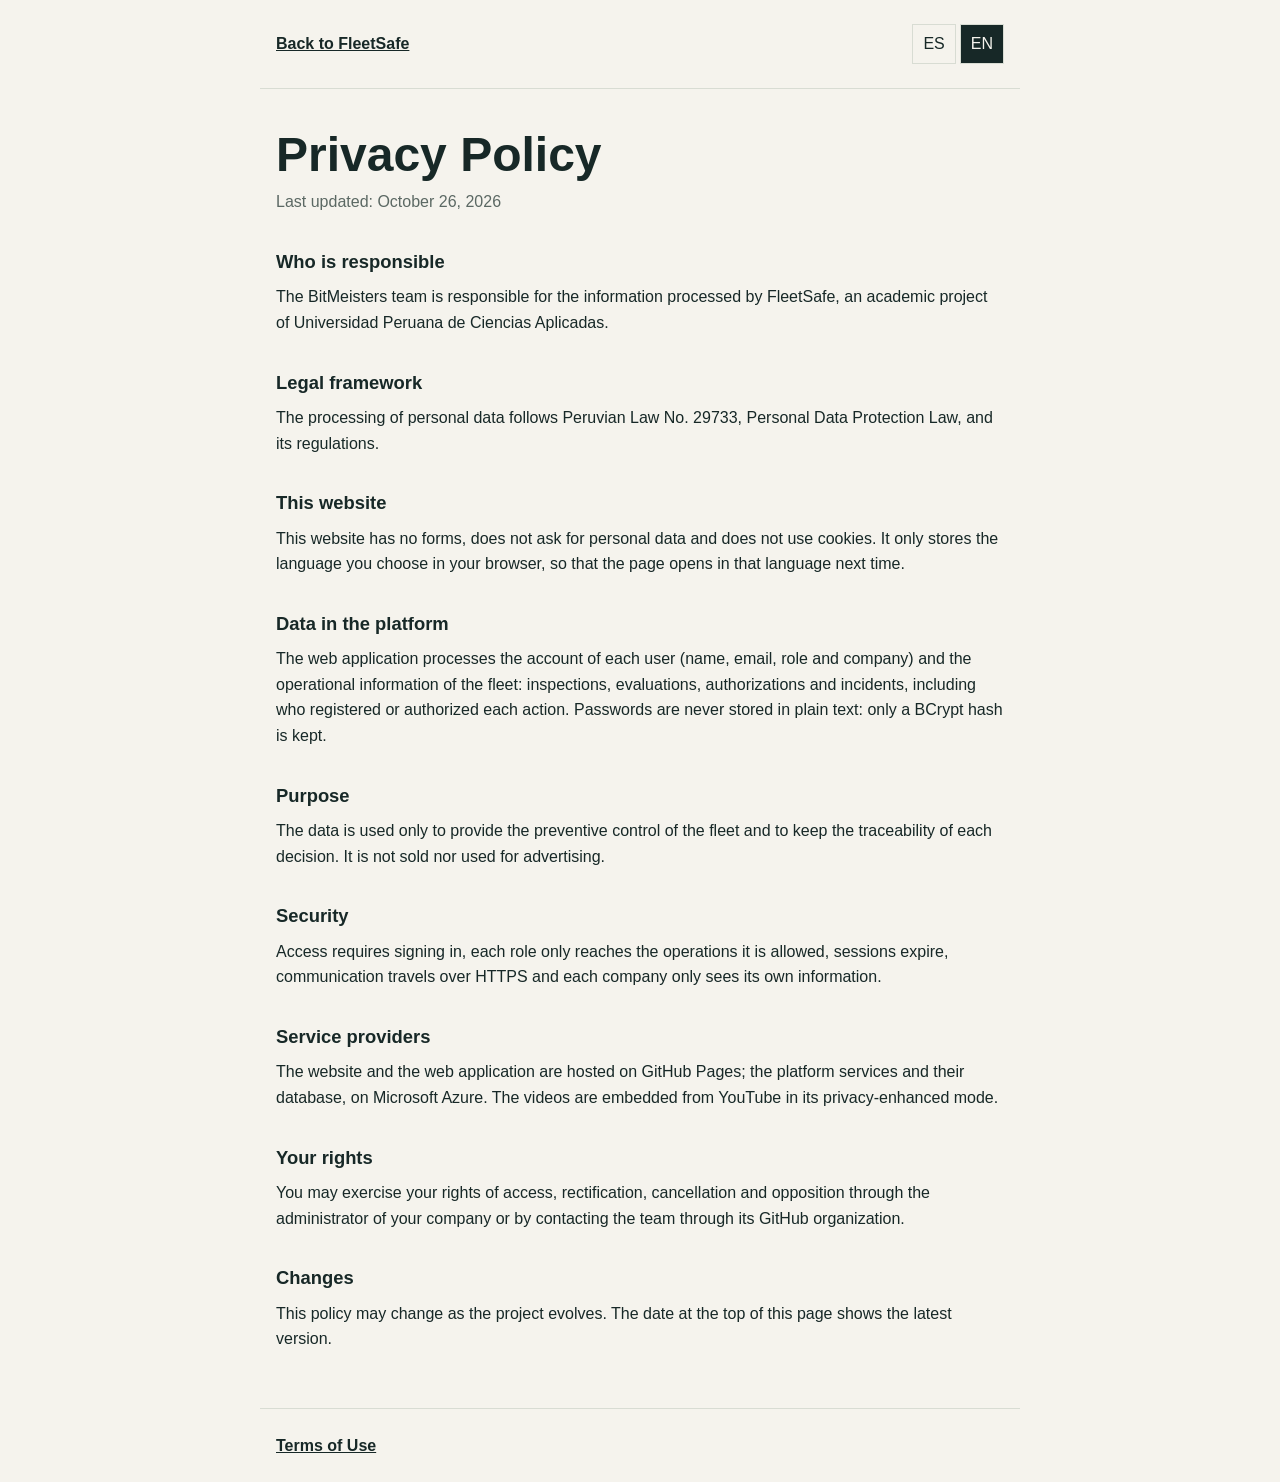
<file: privacy.html>
<!doctype html>
<html lang="en-US">
  <head>
    <meta charset="utf-8" />
    <meta name="viewport" content="width=device-width,initial-scale=1" />
    <meta name="theme-color" content="#f5f3ed" />
    <title data-i18n="privacy.title">Privacy Policy</title>
    <link rel="icon" type="image/svg+xml" href="./assets/images/favicon.svg" />
    <link rel="stylesheet" href="./assets/css/legal.css" />
  </head>
  <body>
    <header class="legal-header">
      <a class="legal-back" href="./index.html" data-i18n="legal.back"
        >Back to FleetSafe</a
      >
      <div
        class="language-switch"
        role="group"
        aria-label="Language"
        data-i18n-aria-label="legal.language"
      >
        <button
          type="button"
          data-language="es-419"
          lang="es-419"
          aria-label="Español"
          aria-pressed="false"
        >
          ES
        </button>
        <button
          type="button"
          data-language="en-US"
          lang="en-US"
          aria-label="English"
          aria-pressed="true"
        >
          EN
        </button>
      </div>
    </header>
    <main class="legal" id="main">
      <h1 data-i18n="privacy.title">Privacy Policy</h1>
      <p class="legal-updated" data-i18n="privacy.updated">
        Last updated: October 26, 2026
      </p>
      <section aria-labelledby="privacy-section-1">
        <h2 id="privacy-section-1" data-i18n="privacy.section-1.title">
          Who is responsible
        </h2>
        <p data-i18n="privacy.section-1.body">
          The BitMeisters team is responsible for the information processed by
          FleetSafe, an academic project of Universidad Peruana de Ciencias
          Aplicadas.
        </p>
      </section>
      <section aria-labelledby="privacy-section-2">
        <h2 id="privacy-section-2" data-i18n="privacy.section-2.title">
          Legal framework
        </h2>
        <p data-i18n="privacy.section-2.body">
          The processing of personal data follows Peruvian Law No. 29733,
          Personal Data Protection Law, and its regulations.
        </p>
      </section>
      <section aria-labelledby="privacy-section-3">
        <h2 id="privacy-section-3" data-i18n="privacy.section-3.title">
          This website
        </h2>
        <p data-i18n="privacy.section-3.body">
          This website has no forms, does not ask for personal data and does not
          use cookies. It only stores the language you choose in your browser,
          so that the page opens in that language next time.
        </p>
      </section>
      <section aria-labelledby="privacy-section-4">
        <h2 id="privacy-section-4" data-i18n="privacy.section-4.title">
          Data in the platform
        </h2>
        <p data-i18n="privacy.section-4.body">
          The web application processes the account of each user (name, email,
          role and company) and the operational information of the fleet:
          inspections, evaluations, authorizations and incidents, including who
          registered or authorized each action. Passwords are never stored in
          plain text: only a BCrypt hash is kept.
        </p>
      </section>
      <section aria-labelledby="privacy-section-5">
        <h2 id="privacy-section-5" data-i18n="privacy.section-5.title">
          Purpose
        </h2>
        <p data-i18n="privacy.section-5.body">
          The data is used only to provide the preventive control of the fleet
          and to keep the traceability of each decision. It is not sold nor used
          for advertising.
        </p>
      </section>
      <section aria-labelledby="privacy-section-6">
        <h2 id="privacy-section-6" data-i18n="privacy.section-6.title">
          Security
        </h2>
        <p data-i18n="privacy.section-6.body">
          Access requires signing in, each role only reaches the operations it
          is allowed, sessions expire, communication travels over HTTPS and each
          company only sees its own information.
        </p>
      </section>
      <section aria-labelledby="privacy-section-7">
        <h2 id="privacy-section-7" data-i18n="privacy.section-7.title">
          Service providers
        </h2>
        <p data-i18n="privacy.section-7.body">
          The website and the web application are hosted on GitHub Pages; the
          platform services and their database, on Microsoft Azure. The videos
          are embedded from YouTube in its privacy-enhanced mode.
        </p>
      </section>
      <section aria-labelledby="privacy-section-8">
        <h2 id="privacy-section-8" data-i18n="privacy.section-8.title">
          Your rights
        </h2>
        <p data-i18n="privacy.section-8.body">
          You may exercise your rights of access, rectification, cancellation
          and opposition through the administrator of your company or by
          contacting the team through its GitHub organization.
        </p>
      </section>
      <section aria-labelledby="privacy-section-9">
        <h2 id="privacy-section-9" data-i18n="privacy.section-9.title">
          Changes
        </h2>
        <p data-i18n="privacy.section-9.body">
          This policy may change as the project evolves. The date at the top of
          this page shows the latest version.
        </p>
      </section>
    </main>
    <footer class="legal-footer">
      <nav aria-label="Legal pages" data-i18n-aria-label="legal.navigation">
        <a href="./terms.html" data-i18n="legal.terms">Terms of Use</a>
      </nav>
    </footer>
    <script src="./assets/i18n/en-US.js"></script>
    <script src="./assets/i18n/es-419.js"></script>
    <script src="./assets/js/legal.js"></script>
  </body>
</html>
</file>
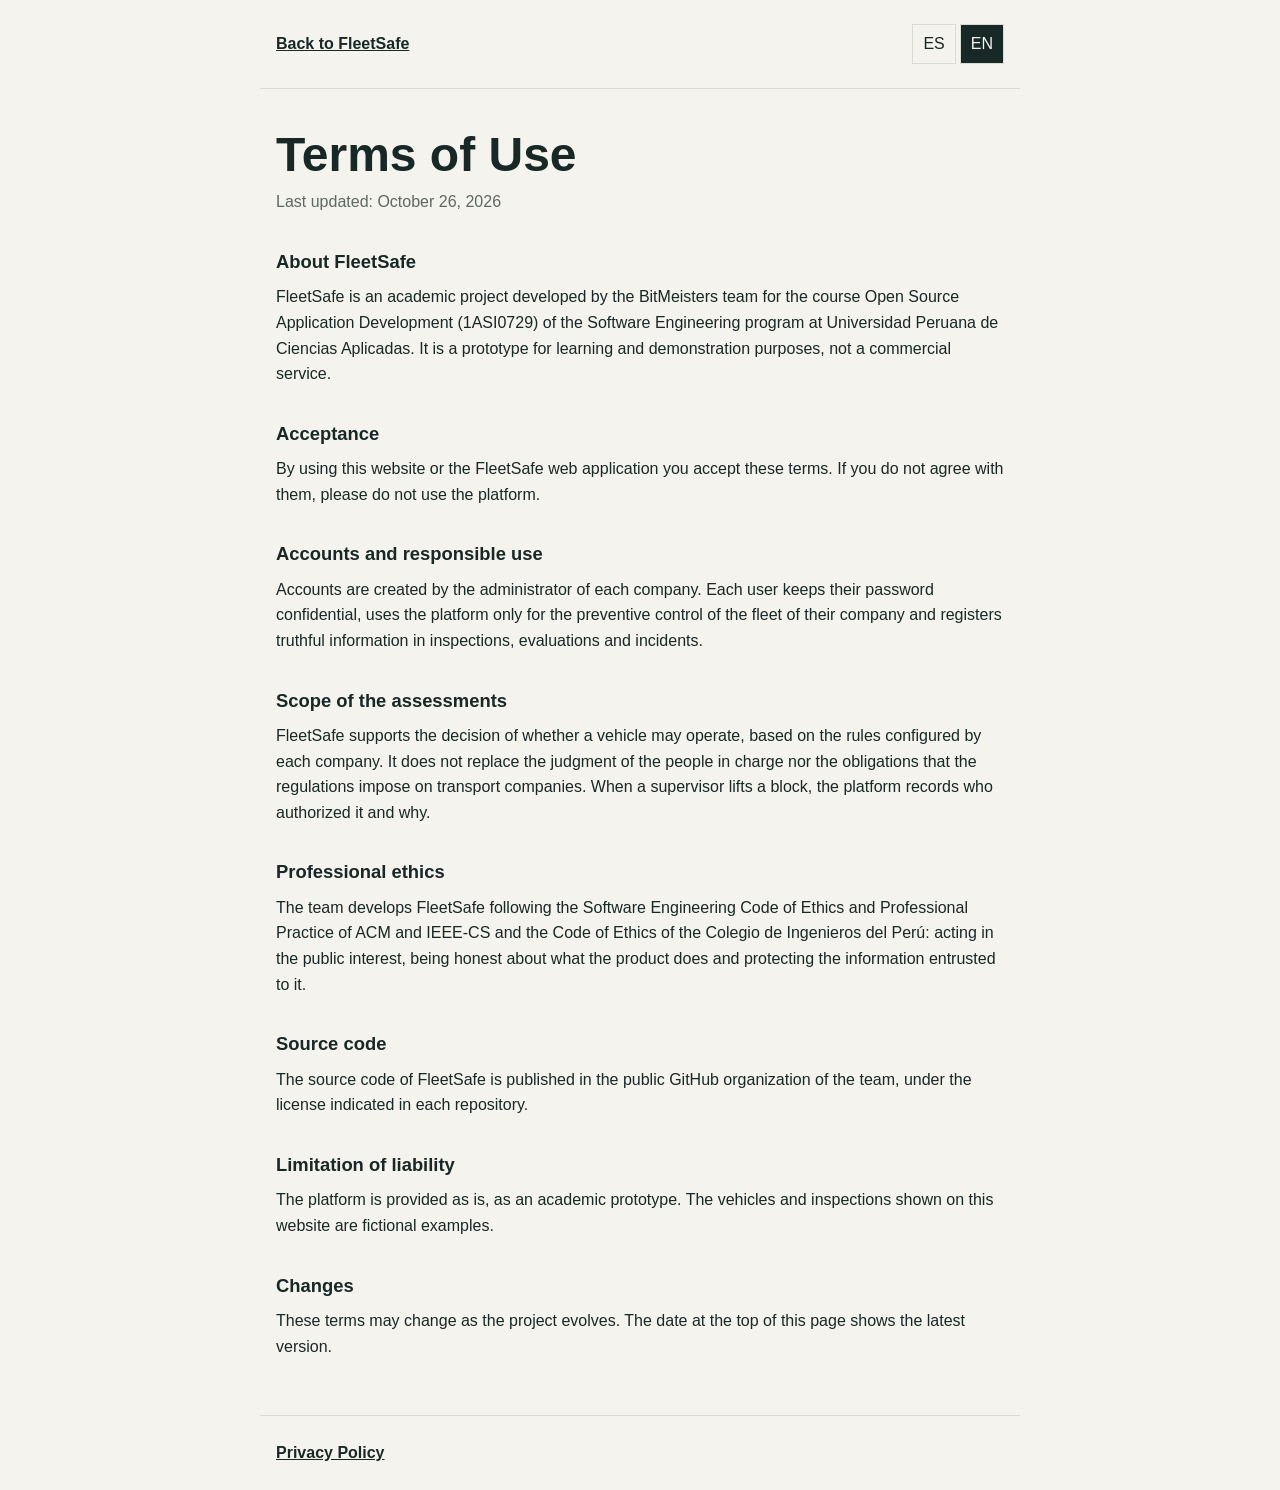
<file: terms.html>
<!doctype html>
<html lang="en-US">
  <head>
    <meta charset="utf-8" />
    <meta name="viewport" content="width=device-width,initial-scale=1" />
    <meta name="theme-color" content="#f5f3ed" />
    <title data-i18n="terms.title">Terms of Use</title>
    <link rel="icon" type="image/svg+xml" href="./assets/images/favicon.svg" />
    <link rel="stylesheet" href="./assets/css/legal.css" />
  </head>
  <body>
    <header class="legal-header">
      <a class="legal-back" href="./index.html" data-i18n="legal.back"
        >Back to FleetSafe</a
      >
      <div
        class="language-switch"
        role="group"
        aria-label="Language"
        data-i18n-aria-label="legal.language"
      >
        <button
          type="button"
          data-language="es-419"
          lang="es-419"
          aria-label="Español"
          aria-pressed="false"
        >
          ES
        </button>
        <button
          type="button"
          data-language="en-US"
          lang="en-US"
          aria-label="English"
          aria-pressed="true"
        >
          EN
        </button>
      </div>
    </header>
    <main class="legal" id="main">
      <h1 data-i18n="terms.title">Terms of Use</h1>
      <p class="legal-updated" data-i18n="terms.updated">
        Last updated: October 26, 2026
      </p>
      <section aria-labelledby="terms-section-1">
        <h2 id="terms-section-1" data-i18n="terms.section-1.title">
          About FleetSafe
        </h2>
        <p data-i18n="terms.section-1.body">
          FleetSafe is an academic project developed by the BitMeisters team for
          the course Open Source Application Development (1ASI0729) of the
          Software Engineering program at Universidad Peruana de Ciencias
          Aplicadas. It is a prototype for learning and demonstration purposes,
          not a commercial service.
        </p>
      </section>
      <section aria-labelledby="terms-section-2">
        <h2 id="terms-section-2" data-i18n="terms.section-2.title">
          Acceptance
        </h2>
        <p data-i18n="terms.section-2.body">
          By using this website or the FleetSafe web application you accept
          these terms. If you do not agree with them, please do not use the
          platform.
        </p>
      </section>
      <section aria-labelledby="terms-section-3">
        <h2 id="terms-section-3" data-i18n="terms.section-3.title">
          Accounts and responsible use
        </h2>
        <p data-i18n="terms.section-3.body">
          Accounts are created by the administrator of each company. Each user
          keeps their password confidential, uses the platform only for the
          preventive control of the fleet of their company and registers
          truthful information in inspections, evaluations and incidents.
        </p>
      </section>
      <section aria-labelledby="terms-section-4">
        <h2 id="terms-section-4" data-i18n="terms.section-4.title">
          Scope of the assessments
        </h2>
        <p data-i18n="terms.section-4.body">
          FleetSafe supports the decision of whether a vehicle may operate,
          based on the rules configured by each company. It does not replace the
          judgment of the people in charge nor the obligations that the
          regulations impose on transport companies. When a supervisor lifts a
          block, the platform records who authorized it and why.
        </p>
      </section>
      <section aria-labelledby="terms-section-5">
        <h2 id="terms-section-5" data-i18n="terms.section-5.title">
          Professional ethics
        </h2>
        <p data-i18n="terms.section-5.body">
          The team develops FleetSafe following the Software Engineering Code of
          Ethics and Professional Practice of ACM and IEEE-CS and the Code of
          Ethics of the Colegio de Ingenieros del Perú: acting in the public
          interest, being honest about what the product does and protecting the
          information entrusted to it.
        </p>
      </section>
      <section aria-labelledby="terms-section-6">
        <h2 id="terms-section-6" data-i18n="terms.section-6.title">
          Source code
        </h2>
        <p data-i18n="terms.section-6.body">
          The source code of FleetSafe is published in the public GitHub
          organization of the team, under the license indicated in each
          repository.
        </p>
      </section>
      <section aria-labelledby="terms-section-7">
        <h2 id="terms-section-7" data-i18n="terms.section-7.title">
          Limitation of liability
        </h2>
        <p data-i18n="terms.section-7.body">
          The platform is provided as is, as an academic prototype. The vehicles
          and inspections shown on this website are fictional examples.
        </p>
      </section>
      <section aria-labelledby="terms-section-8">
        <h2 id="terms-section-8" data-i18n="terms.section-8.title">Changes</h2>
        <p data-i18n="terms.section-8.body">
          These terms may change as the project evolves. The date at the top of
          this page shows the latest version.
        </p>
      </section>
    </main>
    <footer class="legal-footer">
      <nav aria-label="Legal pages" data-i18n-aria-label="legal.navigation">
        <a href="./privacy.html" data-i18n="legal.privacy">Privacy Policy</a>
      </nav>
    </footer>
    <script src="./assets/i18n/en-US.js"></script>
    <script src="./assets/i18n/es-419.js"></script>
    <script src="./assets/js/legal.js"></script>
  </body>
</html>
</file>
<file: assets/css/styles.css>
:root {
  --paper: #f5f3ed;
  --ink: #172827;
  --muted: #5b6863;
  --line: #d8dcd3;
  --orange: #dd471a;
  --orange-text: #c43d17;
  --lime: #d5ed99;
  --dark: #142b28;
  --white: #fff;
  --green: #246143;
}
* {
  box-sizing: border-box;
}
html {
  scroll-behavior: smooth;
  scroll-padding-top: 100px;
}
body {
  margin: 0;
  background: var(--paper);
  color: var(--ink);
  font-family: Arial, Helvetica, sans-serif;
  -webkit-font-smoothing: antialiased;
}
button,
a {
  -webkit-tap-highlight-color: transparent;
}
a {
  color: inherit;
  text-decoration: none;
}
button {
  font: inherit;
  cursor: pointer;
}
button,
a,
input,
summary {
  outline-offset: 5px;
}
a:focus-visible,
button:focus-visible,
summary:focus-visible {
  outline: 3px solid var(--orange);
}
::selection {
  background: var(--lime);
  color: var(--ink);
}
.wrap {
  width: min(1280px, calc(100% - 88px));
  margin: auto;
}
.skip {
  position: fixed;
  top: -80px;
  left: 20px;
  background: white;
  padding: 15px;
  z-index: 100;
}
.skip:focus {
  top: 10px;
}
.nav {
  position: sticky;
  top: 0;
  z-index: 30;
  background: rgba(245, 243, 237, 0.96);
  border-bottom: 1px solid var(--line);
  backdrop-filter: blur(15px);
}
.nav-inner {
  height: 86px;
  display: flex;
  align-items: center;
  justify-content: space-between;
  gap: 24px;
}
.logo {
  display: inline-flex;
  align-items: center;
  gap: 10px;
  font-size: 25px;
  font-weight: 800;
  letter-spacing: -1.3px;
}
.logo-mark {
  width: 34px;
  height: 37px;
  display: grid;
  place-items: center;
  background: var(--orange);
  clip-path: polygon(0 0, 100% 0, 100% 72%, 50% 100%, 0 72%);
  color: white;
  font-size: 24px;
  letter-spacing: -3px;
  padding-right: 3px;
}
.nav-links {
  display: flex;
  gap: 30px;
  font-size: 13px;
  font-weight: 600;
}
.nav-links a:hover {
  color: var(--orange);
}
.btn {
  display: inline-flex;
  align-items: center;
  justify-content: center;
  gap: 25px;
  border: 1px solid transparent;
  background: var(--orange-text);
  color: white;
  padding: 18px 24px;
  font-size: 14px;
  font-weight: 700;
  border-radius: 4px;
  transition:
    background 0.2s,
    transform 0.2s;
}
.btn:hover {
  background: #a93412;
  transform: translateY(-2px);
}
.btn.small {
  padding: 13px 18px;
  font-size: 12px;
}
.btn.dark {
  background: var(--ink);
}
.btn.light {
  background: var(--lime);
  color: var(--ink);
}
.btn.light:hover {
  background: #e5f7b9;
}
.arrow {
  font-size: 22px;
  line-height: 16px;
  font-weight: 400;
}
.menu {
  display: none;
  background: transparent;
  border: 1px solid var(--line);
  padding: 10px;
  border-radius: 4px;
}
.eyebrow {
  font:
    11px "Courier New",
    monospace;
  font-weight: 700;
  letter-spacing: 1.6px;
  text-transform: uppercase;
  display: flex;
  gap: 10px;
  align-items: center;
}
.eyebrow:before {
  content: "";
  width: 7px;
  height: 7px;
  background: var(--orange);
  flex: none;
}
.hero {
  padding: 64px 0 0;
}
.hero-grid {
  display: grid;
  grid-template-columns: 1fr 1fr;
  gap: 54px;
  align-items: center;
}
.hero h1 {
  font-size: clamp(52px, 5.7vw, 82px);
  line-height: 0.99;
  letter-spacing: -5px;
  font-weight: 600;
  margin: 29px 0;
}
.hero h1 em {
  font-style: normal;
  color: var(--orange);
}
.lead {
  font-size: 17px;
  line-height: 1.7;
  color: var(--muted);
  max-width: 455px;
}
.hero-actions {
  display: flex;
  align-items: center;
  gap: 24px;
  margin: 30px 0 22px;
}
.text-link {
  font-size: 13px;
  font-weight: 700;
  border-bottom: 1px solid var(--ink);
  padding-bottom: 5px;
}
.micro {
  font-size: 11px;
  color: var(--muted);
  line-height: 1.6;
}
.hero-art {
  height: 554px;
  position: relative;
  background: var(--dark);
  border-radius: 6px;
  overflow: hidden;
  color: white;
}
.art-grid {
  position: absolute;
  inset: 0;
  background-image: linear-gradient(#ffffff07 1px, transparent 1px),
    linear-gradient(90deg, #ffffff07 1px, transparent 1px);
  background-size: 35px 35px;
}
.art-top {
  position: absolute;
  top: 25px;
  left: 25px;
  right: 25px;
  display: flex;
  justify-content: space-between;
  align-items: center;
  font: 10px monospace;
  color: #b3c8bd;
  letter-spacing: 1px;
}
.live-dot {
  display: inline-block;
  width: 6px;
  height: 6px;
  background: var(--lime);
  border-radius: 100%;
  margin-right: 6px;
}
.art-title {
  position: absolute;
  top: 65px;
  left: 26px;
  font-size: 26px;
  letter-spacing: -1px;
}
.art-title span:not(.i18n) {
  color: #abc2b7;
}
.truck {
  position: absolute;
  top: 114px;
  width: 100%;
  height: 275px;
  filter: drop-shadow(0 20px 12px #07151355);
}
.cross {
  position: absolute;
  color: #a6b7ae66;
  font-size: 24px;
}
.cross.one {
  top: 90px;
  right: 28px;
}
.cross.two {
  bottom: 148px;
  left: 23px;
}
.vehicle-tag {
  position: absolute;
  top: 342px;
  right: 24px;
  font: 10px monospace;
  color: #d3e8de;
}
.vehicle-tag:before {
  content: "";
  display: inline-block;
  width: 42px;
  height: 1px;
  background: #718f7f;
  margin-right: 10px;
  vertical-align: middle;
}
.status-float {
  position: absolute;
  left: 25px;
  right: 25px;
  bottom: 55px;
  background: #f8f9f3;
  color: var(--ink);
  padding: 20px;
  display: flex;
  gap: 13px;
  align-items: center;
  border-radius: 5px;
}
.check-icon {
  background: #e2eccd;
  border: 1px solid #ceddba;
  border-radius: 50%;
  width: 39px;
  height: 39px;
  display: grid;
  place-items: center;
  font-size: 19px;
  flex: none;
}
.status-float strong {
  font-size: 15px;
  display: block;
  margin-bottom: 5px;
}
.status-float p {
  font-size: 11px;
  color: var(--muted);
  margin: 0;
}
.status-float .code {
  margin-left: auto;
  font: 10px monospace;
  color: var(--muted);
}
.art-foot {
  position: absolute;
  bottom: 20px;
  left: 26px;
  right: 26px;
  display: flex;
  justify-content: space-between;
  font: 9px monospace;
  color: #b9ccc2;
}
.hero-bottom {
  display: grid;
  grid-template-columns: 1fr 1fr 1fr;
  margin-top: 55px;
  border-top: 1px solid var(--line);
  border-bottom: 1px solid var(--line);
}
.hero-bottom div {
  padding: 23px 25px;
  display: flex;
  align-items: center;
  gap: 15px;
  font-size: 12px;
  font-weight: 600;
  border-right: 1px solid var(--line);
}
.hero-bottom div:first-child {
  padding-left: 0;
}
.hero-bottom div:last-child {
  border: 0;
}
.hero-bottom span:not(.i18n) {
  font: 11px monospace;
  color: var(--orange-text);
}
.section {
  padding: 105px 0;
}
.section-head {
  display: flex;
  justify-content: space-between;
  align-items: flex-end;
  gap: 40px;
  margin: 20px 0 48px;
}
h2 {
  font-size: clamp(34px, 3.7vw, 52px);
  font-weight: 500;
  line-height: 1.08;
  letter-spacing: -2.3px;
  margin: 0;
}
h2 .muted {
  color: #7a877e;
}
.section-head p {
  max-width: 355px;
  color: var(--muted);
  font-size: 15px;
  line-height: 1.7;
  margin: 0;
}
.problems {
  display: grid;
  grid-template-columns: repeat(3, 1fr);
  border-top: 1px solid var(--line);
}
.problem {
  padding: 30px 30px 0 0;
}
.problem + .problem {
  padding-left: 30px;
  border-left: 1px solid var(--line);
}
.number {
  font: 12px monospace;
  color: var(--orange-text);
}
h3 {
  font-size: 21px;
  font-weight: 600;
  letter-spacing: -0.5px;
  margin: 24px 0 13px;
}
.problem p,
.feature-copy p {
  font-size: 14px;
  line-height: 1.8;
  color: var(--muted);
}
.problem .outcome {
  font-size: 12px;
  margin-top: 23px;
  color: var(--ink);
  font-weight: 700;
}
.product-section {
  background: #e9ece4;
  border-block: 1px solid var(--line);
}
.demo-shell {
  border: 1px solid #cbd2c6;
  background: #fafbf7;
  box-shadow: 0 24px 65px #2435280c;
  border-radius: 8px;
  overflow: hidden;
}
.demo-bar {
  background: #f3f5ef;
  padding: 16px 24px;
  display: flex;
  justify-content: space-between;
  align-items: center;
  border-bottom: 1px solid var(--line);
}
.window-dots {
  display: flex;
  gap: 5px;
}
.window-dots i {
  width: 7px;
  height: 7px;
  background: #b5bdb0;
  border-radius: 50%;
}
.demo-label {
  font: 10px monospace;
  color: #5b6863;
}
.demo-body {
  display: grid;
  grid-template-columns: 190px 1fr;
  min-height: 405px;
}
.demo-sidebar {
  background: var(--dark);
  padding: 28px 20px;
  color: #c6d4c8;
}
.demo-sidebar .logo {
  font-size: 19px;
  color: white;
  margin-bottom: 38px;
}
.demo-sidebar .logo-mark {
  width: 25px;
  height: 28px;
  font-size: 18px;
}
.side-item {
  padding: 12px 11px;
  font-size: 11px;
  margin: 5px 0;
  display: flex;
  gap: 9px;
}
.side-item.selected {
  background: #d5ed9919;
  color: var(--lime);
  border-left: 2px solid var(--lime);
}
.side-note {
  margin: 55px 10px 0;
  font: 9px/1.8 monospace;
  color: #a7bcaf;
}
.demo-main {
  padding: 28px 32px;
}
.demo-main-head {
  display: flex;
  justify-content: space-between;
  gap: 20px;
  align-items: center;
}
.demo-main h3 {
  margin: 0;
  font-size: 22px;
}
.demo-main-head p {
  font-size: 11px;
  color: var(--muted);
  margin-bottom: 0;
}
.sample-pill {
  font: 9px monospace;
  border: 1px solid var(--line);
  padding: 7px 9px;
  border-radius: 3px;
  white-space: nowrap;
}
.filters {
  display: flex;
  gap: 7px;
  margin: 25px 0 20px;
  flex-wrap: wrap;
}
.filter {
  background: transparent;
  border: 1px solid var(--line);
  padding: 9px 13px;
  border-radius: 4px;
  font-size: 11px;
  color: var(--muted);
}
.filter[aria-pressed="true"] {
  background: var(--ink);
  color: white;
  border-color: var(--ink);
}
.table-scroll {
  overflow: auto;
}
table {
  width: 100%;
  border-collapse: collapse;
  text-align: left;
  font-size: 12px;
}
th {
  font-size: 9px;
  letter-spacing: 0.8px;
  text-transform: uppercase;
  color: var(--muted);
  font-weight: 400;
  padding: 10px 8px;
  border-bottom: 1px solid var(--line);
}
td {
  padding: 17px 8px;
  border-bottom: 1px solid #e6e9e1;
  white-space: nowrap;
}
.plate {
  font-weight: 700;
}
.unit-name {
  display: block;
  font-size: 10px;
  font-weight: 400;
  color: var(--muted);
  margin-top: 5px;
}
.badge {
  display: inline-flex;
  align-items: center;
  gap: 6px;
  padding: 6px 8px;
  font-size: 10px;
  border-radius: 3px;
  background: #e7efdf;
  color: #34562b;
}
.badge:before {
  content: "";
  height: 5px;
  width: 5px;
  border-radius: 50%;
  background: currentColor;
}
.badge.warn {
  background: #fbefd5;
  color: #875a13;
}
.badge.stop {
  background: #fbe5df;
  color: #a43b23;
}
.row-button {
  font-size: 11px;
  background: none;
  border: 0;
  color: var(--ink);
  text-decoration: underline;
  padding: 7px;
}
.demo-foot {
  margin-top: 17px;
  font: 9px monospace;
  color: var(--muted);
  display: flex;
  justify-content: space-between;
}
.demo-note {
  font-size: 11px;
  color: var(--muted);
  margin: 17px 0 0;
  text-align: center;
}
.features-grid {
  display: grid;
  grid-template-columns: repeat(3, 1fr);
  gap: 40px;
  margin-top: 48px;
}
.feature-copy {
  border-top: 1px solid #bdc7b8;
  padding-top: 23px;
}
.feature-copy h3 {
  margin-top: 15px;
}
.feature-symbol {
  font-size: 24px;
  color: var(--green);
}
.process {
  background: var(--dark);
  color: #f4f5ed;
  position: relative;
  overflow: hidden;
}
.process .eyebrow {
  color: var(--lime);
}
.process .eyebrow:before {
  background: var(--lime);
}
.process .section-head p {
  color: #b4c6bb;
}
.steps {
  display: grid;
  grid-template-columns: repeat(3, 1fr);
  gap: 40px;
  margin-top: 65px;
}
.step {
  border-top: 1px solid #496058;
  padding-top: 24px;
}
.step-no {
  font-size: 47px;
  letter-spacing: -3px;
  color: var(--lime);
  font-weight: 400;
}
.step p {
  font-size: 14px;
  line-height: 1.8;
  color: #b8cbc0;
}
.step .role {
  font: 9px monospace;
  letter-spacing: 1.5px;
  color: var(--lime);
  text-transform: uppercase;
  display: block;
  margin-top: 25px;
}
.process-bottom {
  border-top: 1px solid #496058;
  margin-top: 45px;
  padding-top: 25px;
  font-size: 12px;
  display: flex;
  justify-content: space-between;
  gap: 20px;
  color: #b8cbc0;
}
.process-bottom strong {
  color: var(--lime);
  font-weight: 400;
}
.roles {
  display: grid;
  grid-template-columns: 0.85fr 1.15fr;
  gap: 95px;
  align-items: center;
}
.roles h2 {
  margin: 25px 0;
}
.roles > div > p {
  color: var(--muted);
  line-height: 1.7;
  font-size: 15px;
}
.role-row {
  padding: 23px 0;
  border-bottom: 1px solid var(--line);
  display: grid;
  grid-template-columns: 40px 1fr;
  gap: 18px;
}
.role-row:first-child {
  padding-top: 0;
}
.role-icon {
  width: 36px;
  height: 36px;
  border: 1px solid var(--line);
  display: grid;
  place-items: center;
  font: 12px monospace;
}
.role-row h3 {
  margin: 0 0 9px;
  font-size: 20px;
}
.role-row p {
  margin: 0;
  font-size: 14px;
  line-height: 1.7;
  color: var(--muted);
}
.team-section {
  padding-top: 0;
}
.team-head {
  padding-top: 65px;
  border-top: 1px solid var(--line);
}
.team-grid {
  display: grid;
  grid-template-columns: repeat(5, 1fr);
  gap: 18px;
}
.person {
  border-top: 1px solid var(--line);
  padding-top: 22px;
}
.avatar {
  width: 65px;
  height: 65px;
  border-radius: 50%;
  background: #e6e9df;
  display: grid;
  place-items: center;
  font: 17px monospace;
  color: #54634f;
  position: relative;
  overflow: hidden;
}
.avatar img {
  position: absolute;
  width: 100%;
  height: 100%;
  object-fit: cover;
  inset: 0;
}
.avatar img.failed {
  display: none;
}
.person h3 {
  font-size: 14px;
  line-height: 1.5;
  letter-spacing: 0;
  margin: 18px 0 8px;
}
.person p {
  font-size: 10px;
  color: var(--muted);
  line-height: 1.6;
  margin: 0;
}
.video-shell {
  margin: 48px 0 0;
  border: 1px solid #cbd2c6;
  background: #fafbf7;
  box-shadow: 0 24px 65px #2435280c;
  border-radius: 8px;
  overflow: hidden;
}
.video-frame {
  aspect-ratio: 16 / 9;
  background: var(--dark);
  display: grid;
}
.video-frame iframe {
  width: 100%;
  height: 100%;
  border: 0;
}
.video-placeholder {
  place-self: center;
  display: grid;
  justify-items: center;
  gap: 12px;
  padding: 24px;
  text-align: center;
  color: #c8d3c4;
  font-size: 14px;
  line-height: 1.5;
}
.video-placeholder strong {
  color: var(--white);
  font-size: 22px;
}
.video-play {
  width: 64px;
  height: 64px;
  border-radius: 50%;
  background: var(--lime);
  color: var(--dark);
  display: grid;
  place-items: center;
  font-size: 22px;
  padding-left: 4px;
}
.faq-section {
  padding-top: 0;
}
.faq-grid {
  display: grid;
  grid-template-columns: 1fr 1.3fr;
  gap: 70px;
}
.faq-grid h2 {
  margin-top: 24px;
  font-size: 39px;
}
details {
  border-bottom: 1px solid var(--line);
  padding: 22px 0;
}
details:first-child {
  border-top: 1px solid var(--line);
}
summary {
  cursor: pointer;
  list-style: none;
  font-size: 15px;
  font-weight: 600;
  display: flex;
  justify-content: space-between;
  gap: 20px;
}
summary::-webkit-details-marker {
  display: none;
}
summary:after {
  content: "+";
  font-size: 22px;
  color: var(--orange);
}
details[open] summary:after {
  content: "−";
}
details p {
  font-size: 14px;
  line-height: 1.8;
  color: var(--muted);
  padding-right: 30px;
}
.cta {
  background: var(--lime);
  padding: 65px 0;
}
.cta-inner {
  display: flex;
  align-items: center;
  justify-content: space-between;
  gap: 60px;
}
.cta h2 {
  font-size: 49px;
  max-width: 640px;
}
.cta p {
  font-size: 14px;
  line-height: 1.7;
  max-width: 560px;
  margin: 22px 0 0;
}
.cta-action {
  flex: none;
}
.cta-action p {
  font: 10px monospace;
  text-align: center;
  margin-top: 13px;
}
footer {
  background: #10221f;
  color: #a9bdb1;
  padding: 40px 0 25px;
}
.footer-top {
  display: flex;
  justify-content: space-between;
  gap: 30px;
  align-items: center;
  padding-bottom: 35px;
  border-bottom: 1px solid #344b41;
}
.footer-top .logo {
  color: #f5f3ed;
}
.footer-top p {
  font-size: 12px;
}
.footer-links {
  display: flex;
  gap: 25px;
  font-size: 12px;
}
.footer-bottom {
  display: flex;
  justify-content: space-between;
  gap: 25px;
  font: 9px/1.7 monospace;
  margin-top: 23px;
}
dialog {
  border: 0;
  border-radius: 9px;
  padding: 0;
  width: min(530px, calc(100% - 32px));
  color: var(--ink);
  box-shadow: 0 25px 100px #0005;
}
dialog::backdrop {
  background: #081d19aa;
  backdrop-filter: blur(4px);
}
.dialog-inner {
  padding: 32px;
}
.dialog-top {
  display: flex;
  justify-content: space-between;
  align-items: center;
}
.close {
  border: 1px solid var(--line);
  background: white;
  border-radius: 50%;
  width: 32px;
  height: 32px;
  font-size: 22px;
}
.dialog-inner h2 {
  font-size: 31px;
  margin: 25px 0 10px;
  letter-spacing: -1px;
}
.dialog-inner p {
  font-size: 13px;
  line-height: 1.7;
  color: var(--muted);
}
.inspection-list {
  list-style: none;
  padding: 0;
  margin: 25px 0;
}
.inspection-list li {
  padding: 14px 0;
  border-bottom: 1px solid var(--line);
  display: flex;
  justify-content: space-between;
  gap: 15px;
  font-size: 13px;
}
.dialog-note {
  background: var(--paper);
  padding: 14px;
}
.dialog-inner .btn {
  width: 100%;
  margin-top: 10px;
}
.reveal {
  animation: enter 0.7s both;
}
@keyframes enter {
  from {
    opacity: 0;
    transform: translateY(12px);
  }
  to {
    opacity: 1;
    transform: translateY(0);
  }
}
@media (min-width: 1500px) {
  .hero h1 {
    font-size: 84px;
  }
  .hero {
    padding-top: 80px;
  }
}
@media (max-width: 1100px) {
  .wrap {
    width: calc(100% - 56px);
  }
  .hero-grid {
    gap: 28px;
  }
  .hero h1 {
    font-size: 62px;
    letter-spacing: -3.5px;
  }
  .hero-art {
    height: 530px;
  }
  .nav-links {
    gap: 18px;
  }
  .hero-actions {
    gap: 15px;
  }
  .hero-actions .btn {
    padding: 17px;
  }
  .roles {
    gap: 50px;
  }
  .demo-body {
    grid-template-columns: 155px 1fr;
  }
  .demo-sidebar {
    padding: 25px 13px;
  }
  .demo-main {
    padding: 25px;
  }
  .cta h2 {
    font-size: 41px;
  }
}
@media (max-width: 800px) {
  .nav-inner {
    height: 72px;
  }
  .nav-links {
    display: none;
    position: absolute;
    left: 0;
    right: 0;
    top: 72px;
    padding: 20px 28px;
    background: var(--paper);
    border-bottom: 1px solid var(--line);
    flex-direction: column;
    gap: 0;
  }
  .nav-links.open {
    display: flex;
  }
  .nav-links a {
    padding: 14px 0;
  }
  .menu {
    display: block;
  }
  .nav-actions {
    margin-left: auto;
  }
  .hero {
    padding-top: 42px;
  }
  .hero-grid {
    grid-template-columns: 1fr;
  }
  .hero h1 {
    font-size: 76px;
    max-width: 680px;
  }
  .hero .lead {
    max-width: 530px;
  }
  .hero-art {
    height: 520px;
    margin-top: 15px;
  }
  .truck {
    height: 300px;
    top: 100px;
  }
  .hero-bottom {
    margin-top: 30px;
  }
  .hero-bottom div {
    padding: 20px 15px;
    font-size: 11px;
  }
  .section {
    padding: 75px 0;
  }
  .section-head {
    align-items: flex-start;
    flex-direction: column;
    gap: 20px;
    margin-bottom: 35px;
  }
  .section-head p {
    max-width: 550px;
  }
  .demo-body {
    grid-template-columns: 1fr;
  }
  .demo-sidebar {
    display: none;
  }
  .roles {
    grid-template-columns: 1fr;
    gap: 35px;
  }
  .team-grid {
    grid-template-columns: repeat(3, 1fr);
    gap: 30px;
  }
  .team-section,
  .faq-section {
    padding-top: 0;
  }
  .faq-grid {
    grid-template-columns: 1fr;
    gap: 35px;
  }
  .cta-inner {
    flex-direction: column;
    align-items: flex-start;
    gap: 30px;
  }
  .cta-action p {
    text-align: left;
  }
  .footer-top {
    align-items: flex-start;
  }
  .steps {
    gap: 25px;
  }
  .features-grid {
    gap: 25px;
  }
  .problem {
    padding-right: 18px;
  }
  .problem + .problem {
    padding-left: 18px;
  }
  .section h2 {
    font-size: 43px;
  }
}
@media (max-width: 520px) {
  .wrap {
    width: calc(100% - 36px);
  }
  .logo {
    font-size: 23px;
  }
  .logo-mark {
    width: 29px;
    height: 32px;
    font-size: 22px;
  }
  .nav-inner {
    gap: 10px;
  }
  .nav .btn.small {
    font-size: 10px;
    padding: 12px;
    gap: 10px;
  }
  .menu {
    font-size: 11px;
    padding: 11px 9px;
  }
  .hero h1 {
    font-size: 56px;
    letter-spacing: -3px;
    margin: 25px 0;
  }
  .hero .eyebrow {
    font-size: 9px;
    letter-spacing: 1.15px;
  }
  .lead {
    font-size: 15px;
  }
  .hero-actions {
    gap: 20px;
    flex-wrap: wrap;
  }
  .hero-actions .btn {
    font-size: 13px;
  }
  .hero-art {
    height: 455px;
  }
  .art-title {
    font-size: 23px;
  }
  .art-top {
    font-size: 8px;
    left: 20px;
    right: 20px;
  }
  .truck {
    top: 105px;
    height: 220px;
  }
  .vehicle-tag {
    top: 285px;
  }
  .status-float {
    left: 16px;
    right: 16px;
    bottom: 51px;
    padding: 15px;
    gap: 10px;
  }
  .status-float strong {
    font-size: 13px;
  }
  .status-float .code {
    display: none;
  }
  .art-foot {
    font-size: 8px;
    left: 18px;
    right: 18px;
  }
  .hero-bottom {
    grid-template-columns: 1fr;
  }
  .hero-bottom div,
  .hero-bottom div:first-child {
    padding: 17px 0;
    border-right: 0;
    border-bottom: 1px solid var(--line);
    font-size: 12px;
  }
  .hero-bottom div:last-child {
    border-bottom: 0;
  }
  .section {
    padding: 62px 0;
  }
  .section h2 {
    font-size: 36px;
    letter-spacing: -1.5px;
  }
  .problems,
  .features-grid,
  .steps {
    grid-template-columns: 1fr;
    gap: 25px;
  }
  .problem,
  .problem + .problem {
    padding: 24px 0 0;
    border-left: 0;
  }
  .problem + .problem {
    border-top: 1px solid var(--line);
  }
  .problem h3 {
    margin-top: 15px;
  }
  .problem p {
    margin-bottom: 0;
  }
  .problem .outcome {
    margin-top: 15px;
  }
  .demo-main {
    padding: 22px 15px;
  }
  .demo-main-head {
    align-items: flex-start;
  }
  .demo-main h3 {
    font-size: 19px;
  }
  .sample-pill {
    font-size: 8px;
    padding: 6px;
  }
  .demo-main-head p {
    font-size: 10px;
  }
  .demo-bar {
    padding: 13px 15px;
  }
  .demo-label {
    font-size: 8px;
  }
  .filter {
    padding: 9px 10px;
    font-size: 10px;
  }
  .demo-foot {
    font-size: 8px;
    gap: 15px;
  }
  .demo-foot span:not(.i18n):last-child {
    display: none;
  }
  .features-grid {
    margin-top: 35px;
  }
  .feature-copy h3 {
    margin-top: 10px;
  }
  .steps {
    margin-top: 40px;
  }
  .step {
    display: grid;
    grid-template-columns: 55px 1fr;
    column-gap: 20px;
  }
  .step h3 {
    margin: 5px 0 10px;
  }
  .step p,
  .step .role {
    grid-column: 2;
    margin-top: 0;
  }
  .step .role {
    margin-top: 12px;
  }
  .step-no {
    grid-row: 1/4;
    font-size: 40px;
  }
  .process-bottom {
    flex-direction: column;
  }
  .team-section,
  .faq-section {
    padding-top: 0;
  }
  .team-head {
    padding-top: 40px;
  }
  .team-grid {
    grid-template-columns: repeat(2, 1fr);
    gap: 26px 18px;
  }
  .person h3 {
    font-size: 13px;
  }
  .cta {
    padding: 48px 0;
  }
  .cta h2 {
    font-size: 38px;
    letter-spacing: -1.8px;
  }
  .cta-inner {
    gap: 27px;
  }
  .footer-top {
    flex-direction: column;
    gap: 16px;
  }
  .footer-links {
    font-size: 11px;
    gap: 22px;
  }
  .footer-bottom {
    flex-direction: column;
    gap: 9px;
  }
  .dialog-inner {
    padding: 25px;
  }
  .inspection-list li {
    font-size: 12px;
  }
  .section-head {
    gap: 20px;
  }
  .hero-bottom {
    margin-top: 32px;
  }
}
@media (prefers-reduced-motion: reduce) {
  html {
    scroll-behavior: auto;
  }
  *,
  *:before,
  *:after {
    animation: none !important;
    transition: none !important;
  }
}

/* Editorial photography: two visual pauses, embedded for portable deployment. */
.road-story {
  display: grid;
  grid-template-columns: 1.25fr 1fr;
  margin: 45px 0 0;
  background: var(--dark);
  border-radius: 6px;
  overflow: hidden;
  min-height: 330px;
}
.road-story .road-photo {
  width: 100%;
  height: 100%;
  min-height: 330px;
  object-fit: cover;
  object-position: 40% 57%;
  display: block;
  filter: saturate(0.65);
}
.road-story figcaption {
  padding: 40px;
  display: flex;
  flex-direction: column;
  justify-content: center;
  color: var(--paper);
}
.road-story .eyebrow {
  font-size: 9px;
  color: #c9d7cc;
}
.road-story h3 {
  font-size: 35px;
  line-height: 1.13;
  font-weight: 500;
  letter-spacing: -1.3px;
  margin: 24px 0 20px;
}
.road-story h3 span:not(.i18n) {
  color: var(--lime);
}
.road-story p {
  color: #bfcec3;
  font-size: 13px;
  line-height: 1.7;
  margin: 0;
  max-width: 290px;
}
.people-photo {
  margin: 30px 0 0;
}
.people-photo img {
  display: block;
  width: 100%;
  height: auto;
  aspect-ratio: 1.62;
  object-fit: cover;
  object-position: center;
  border-radius: 5px;
}
.people-photo figcaption {
  font:
    9px/1.7 "Courier New",
    monospace;
  letter-spacing: 0.6px;
  color: var(--muted);
  margin-top: 10px;
}
@media (max-width: 800px) {
  .road-story {
    grid-template-columns: 1.1fr 1fr;
  }
  .road-story figcaption {
    padding: 28px;
  }
  .road-story h3 {
    font-size: 29px;
  }
  .people-photo {
    max-width: 560px;
  }
  .roles {
    align-items: center;
  }
}
@media (max-width: 520px) {
  .road-story {
    grid-template-columns: 1fr;
    margin-top: 30px;
  }
  .road-story .road-photo {
    height: auto;
    min-height: 0;
    aspect-ratio: 1.4;
    object-position: center;
  }
  .road-story figcaption {
    padding: 28px;
  }
  .road-story h3 {
    font-size: 31px;
    margin: 20px 0 15px;
  }
  .road-story p {
    max-width: none;
  }
  .people-photo {
    margin-top: 24px;
  }
  .people-photo img {
    aspect-ratio: 1.45;
  }
}

/* Accessible bilingual language selector. */
.nav-actions {
  display: flex;
  align-items: center;
  gap: 14px;
}
.language-switch {
  display: inline-flex;
  align-items: center;
  gap: 2px;
  padding: 3px;
  border: 1px solid var(--line);
  border-radius: 5px;
  flex-shrink: 0;
}
.language-switch button {
  border: 0;
  border-radius: 3px;
  background: transparent;
  color: var(--muted);
  padding: 8px 9px;
  min-height: 32px;
  font:
    700 11px Arial,
    sans-serif;
  transition:
    background 0.2s,
    color 0.2s;
}
.language-switch button[aria-pressed="true"] {
  background: var(--ink);
  color: white;
}
.language-switch button:hover:not([aria-pressed="true"]) {
  background: #e6e9df;
}
.language-announcement {
  position: absolute;
  width: 1px;
  height: 1px;
  padding: 0;
  margin: -1px;
  overflow: hidden;
  clip-path: inset(50%);
  white-space: nowrap;
  border: 0;
}
@media (min-width: 801px) and (max-width: 1100px) {
  .nav-inner {
    gap: 14px;
  }
  .nav-links {
    gap: 16px;
    font-size: 12px;
  }
  .nav-actions {
    gap: 10px;
  }
  .nav .btn.small {
    gap: 12px;
    padding: 12px;
  }
}
@media (max-width: 600px) {
  .nav-actions > .btn {
    display: none;
  }
  .nav-actions {
    gap: 0;
  }
  .nav-inner {
    gap: 12px;
  }
  .language-switch button {
    padding: 8px 9px;
  }
}
@media (max-width: 360px) {
  .nav-inner > .logo {
    font-size: 20px;
    gap: 6px;
  }
  .nav-inner > .logo .logo-mark {
    width: 25px;
    height: 29px;
  }
  .nav-inner {
    gap: 8px;
  }
  .language-switch button {
    padding: 8px 7px;
  }
}
</file>
<file: assets/css/legal.css>
:root {
  --paper: #f5f3ed;
  --ink: #172827;
  --muted: #5b6863;
  --line: #d8dcd3;
  --orange: #dd471a;
}
* {
  box-sizing: border-box;
}
body {
  margin: 0;
  background: var(--paper);
  color: var(--ink);
  font-family: Arial, Helvetica, sans-serif;
  line-height: 1.6;
}
.legal-header,
.legal-footer {
  display: flex;
  justify-content: space-between;
  align-items: center;
  gap: 16px;
  max-width: 760px;
  margin: 0 auto;
  padding: 24px 16px;
}
.legal-header {
  border-bottom: 1px solid var(--line);
}
.legal-footer {
  border-top: 1px solid var(--line);
}
.legal-back,
.legal-footer a {
  color: var(--ink);
  font-weight: 700;
}
.language-switch {
  display: flex;
  gap: 4px;
}
.language-switch button {
  border: 1px solid var(--line);
  background: transparent;
  color: var(--ink);
  padding: 6px 10px;
  font: inherit;
  cursor: pointer;
}
.language-switch button[aria-pressed="true"] {
  background: var(--ink);
  color: var(--paper);
}
.legal {
  max-width: 760px;
  margin: 0 auto;
  padding: 40px 16px 56px;
}
.legal h1 {
  font-size: clamp(2rem, 6vw, 3rem);
  line-height: 1.1;
  margin: 0 0 8px;
}
.legal-updated {
  color: var(--muted);
  margin: 0 0 32px;
}
.legal h2 {
  font-size: 1.15rem;
  margin: 32px 0 8px;
}
.legal p {
  margin: 0;
}
a:focus-visible,
button:focus-visible {
  outline: 3px solid var(--orange);
  outline-offset: 2px;
}
</file>
